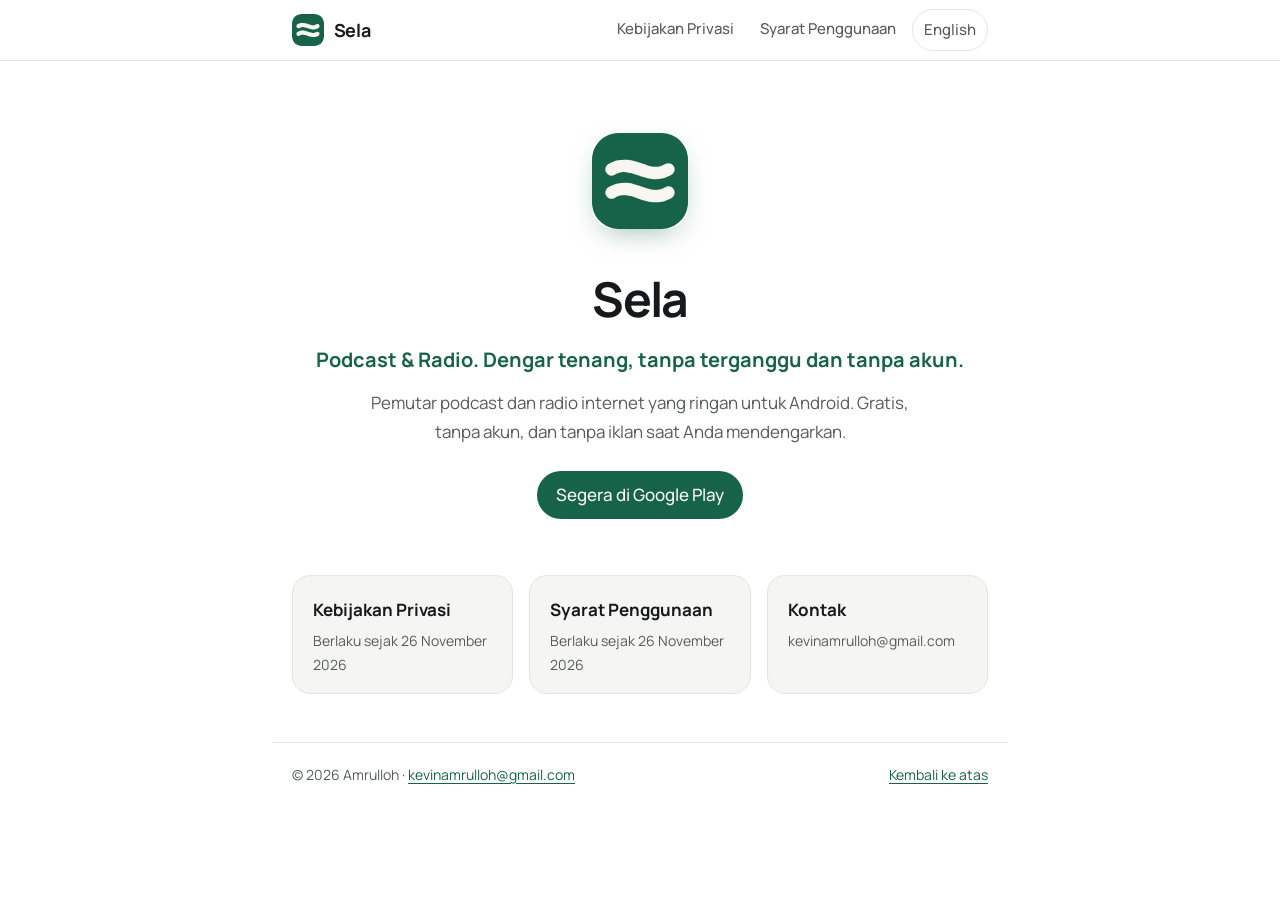
<file: index.html>
<!doctype html>
<html lang="id">
<head>
<meta charset="utf-8">
<meta name="viewport" content="width=device-width,initial-scale=1">
<title>Sela · Sela</title>
<meta name="description" content="Pemutar podcast dan radio internet yang ringan untuk Android. Gratis, tanpa akun, dan tanpa iklan saat Anda mendengarkan.">
<meta name="theme-color" content="#17634A">
<link rel="icon" href="assets/favicon.svg" type="image/svg+xml">
<link rel="icon" href="assets/favicon-32.png" sizes="32x32">
<link rel="apple-touch-icon" href="assets/apple-touch-icon.png">
<link rel="alternate" hreflang="en" href="en/">
<link rel="stylesheet" href="assets/style.css">
</head>
<body id="top">
<a class="skip" href="#main">Langsung ke isi</a>
<header class="bar"><div class="wrap">
  <a class="brand" href=""><img src="assets/sela-symbol.svg" alt="" width="32" height="32"><span>Sela</span></a>
  <nav aria-label="Dokumen"><a href="privacy.html">Kebijakan Privasi</a><a href="terms.html">Syarat Penggunaan</a><a class="lang" href="en/" hreflang="en" lang="en">English</a></nav>
</div></header>
<main id="main" class="wrap"><section class="hero">
<img src="assets/sela-symbol.svg" alt="Logo Sela" width="96" height="96">
<h1>Sela</h1><p class="tag">Podcast & Radio. Dengar tenang, tanpa terganggu dan tanpa akun.</p><p class="lead">Pemutar podcast dan radio internet yang ringan untuk Android. Gratis, tanpa akun, dan tanpa iklan saat Anda mendengarkan.</p>
<p class="badge">Segera di Google Play</p></section>
<section class="cards" aria-label="Dokumen">
<a class="card" href="privacy.html"><h2>Kebijakan Privasi</h2><p>Berlaku sejak 26 November 2026</p></a>
<a class="card" href="terms.html"><h2>Syarat Penggunaan</h2><p>Berlaku sejak 26 November 2026</p></a>
<a class="card" href="mailto:kevinamrulloh@gmail.com"><h2>Kontak</h2><p>kevinamrulloh@gmail.com</p></a></section></main>
<footer class="wrap foot"><p>© 2026 Amrulloh · <a href="mailto:kevinamrulloh@gmail.com">kevinamrulloh@gmail.com</a></p><p><a href="#top">Kembali ke atas</a></p></footer>
</body>
</html>
</file>
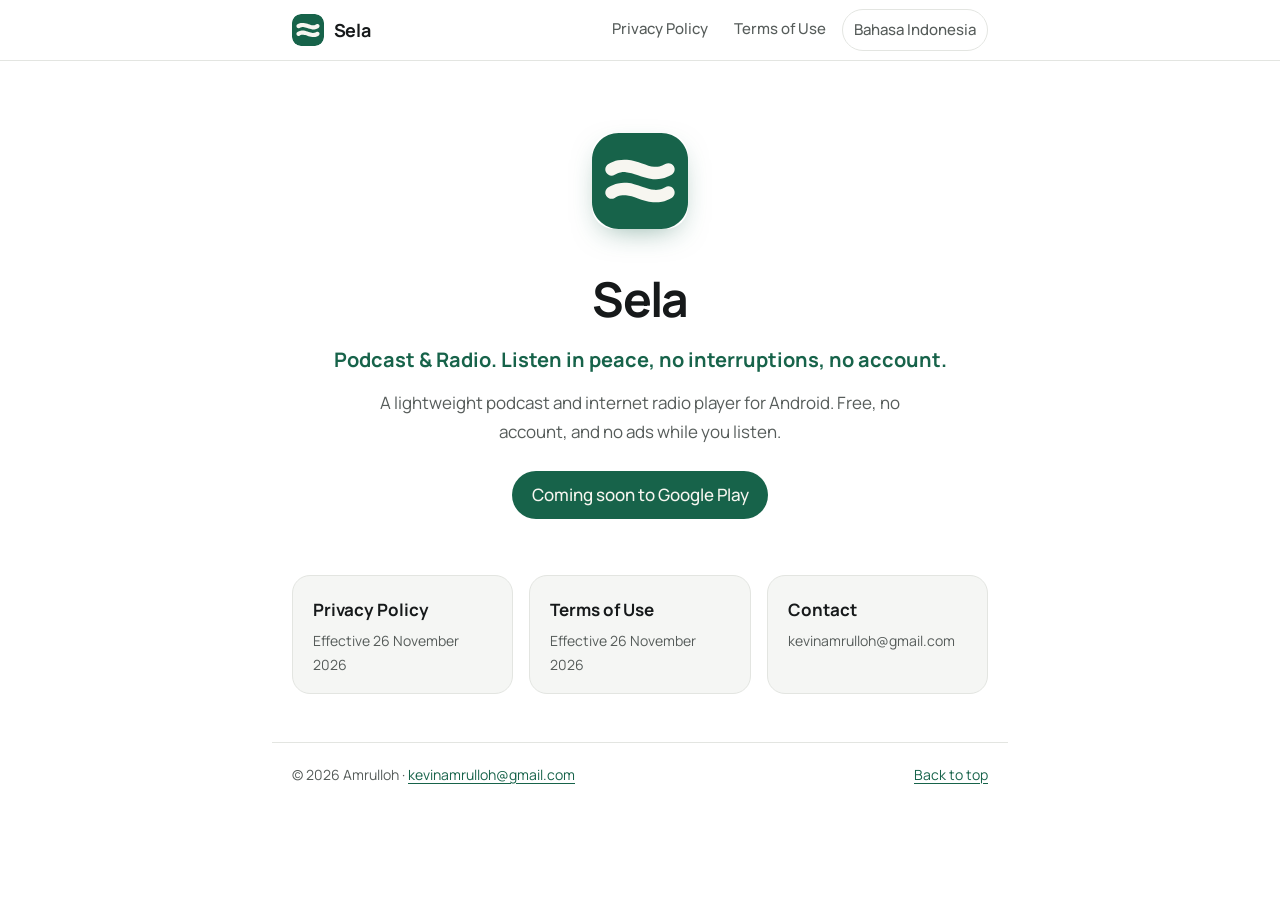
<file: en/index.html>
<!doctype html>
<html lang="en">
<head>
<meta charset="utf-8">
<meta name="viewport" content="width=device-width,initial-scale=1">
<title>Sela · Sela</title>
<meta name="description" content="A lightweight podcast and internet radio player for Android. Free, no account, and no ads while you listen.">
<meta name="theme-color" content="#17634A">
<link rel="icon" href="../assets/favicon.svg" type="image/svg+xml">
<link rel="icon" href="../assets/favicon-32.png" sizes="32x32">
<link rel="apple-touch-icon" href="../assets/apple-touch-icon.png">
<link rel="alternate" hreflang="id" href="../">
<link rel="stylesheet" href="../assets/style.css">
</head>
<body id="top">
<a class="skip" href="#main">Skip to content</a>
<header class="bar"><div class="wrap">
  <a class="brand" href="../en/"><img src="../assets/sela-symbol.svg" alt="" width="32" height="32"><span>Sela</span></a>
  <nav aria-label="Documents"><a href="../en/privacy.html">Privacy Policy</a><a href="../en/terms.html">Terms of Use</a><a class="lang" href="../" hreflang="id" lang="id">Bahasa Indonesia</a></nav>
</div></header>
<main id="main" class="wrap"><section class="hero">
<img src="../assets/sela-symbol.svg" alt="Logo Sela" width="96" height="96">
<h1>Sela</h1><p class="tag">Podcast & Radio. Listen in peace, no interruptions, no account.</p><p class="lead">A lightweight podcast and internet radio player for Android. Free, no account, and no ads while you listen.</p>
<p class="badge">Coming soon to Google Play</p></section>
<section class="cards" aria-label="Documents">
<a class="card" href="../en/privacy.html"><h2>Privacy Policy</h2><p>Effective 26 November 2026</p></a>
<a class="card" href="../en/terms.html"><h2>Terms of Use</h2><p>Effective 26 November 2026</p></a>
<a class="card" href="mailto:kevinamrulloh@gmail.com"><h2>Contact</h2><p>kevinamrulloh@gmail.com</p></a></section></main>
<footer class="wrap foot"><p>© 2026 Amrulloh · <a href="mailto:kevinamrulloh@gmail.com">kevinamrulloh@gmail.com</a></p><p><a href="#top">Back to top</a></p></footer>
</body>
</html>
</file>
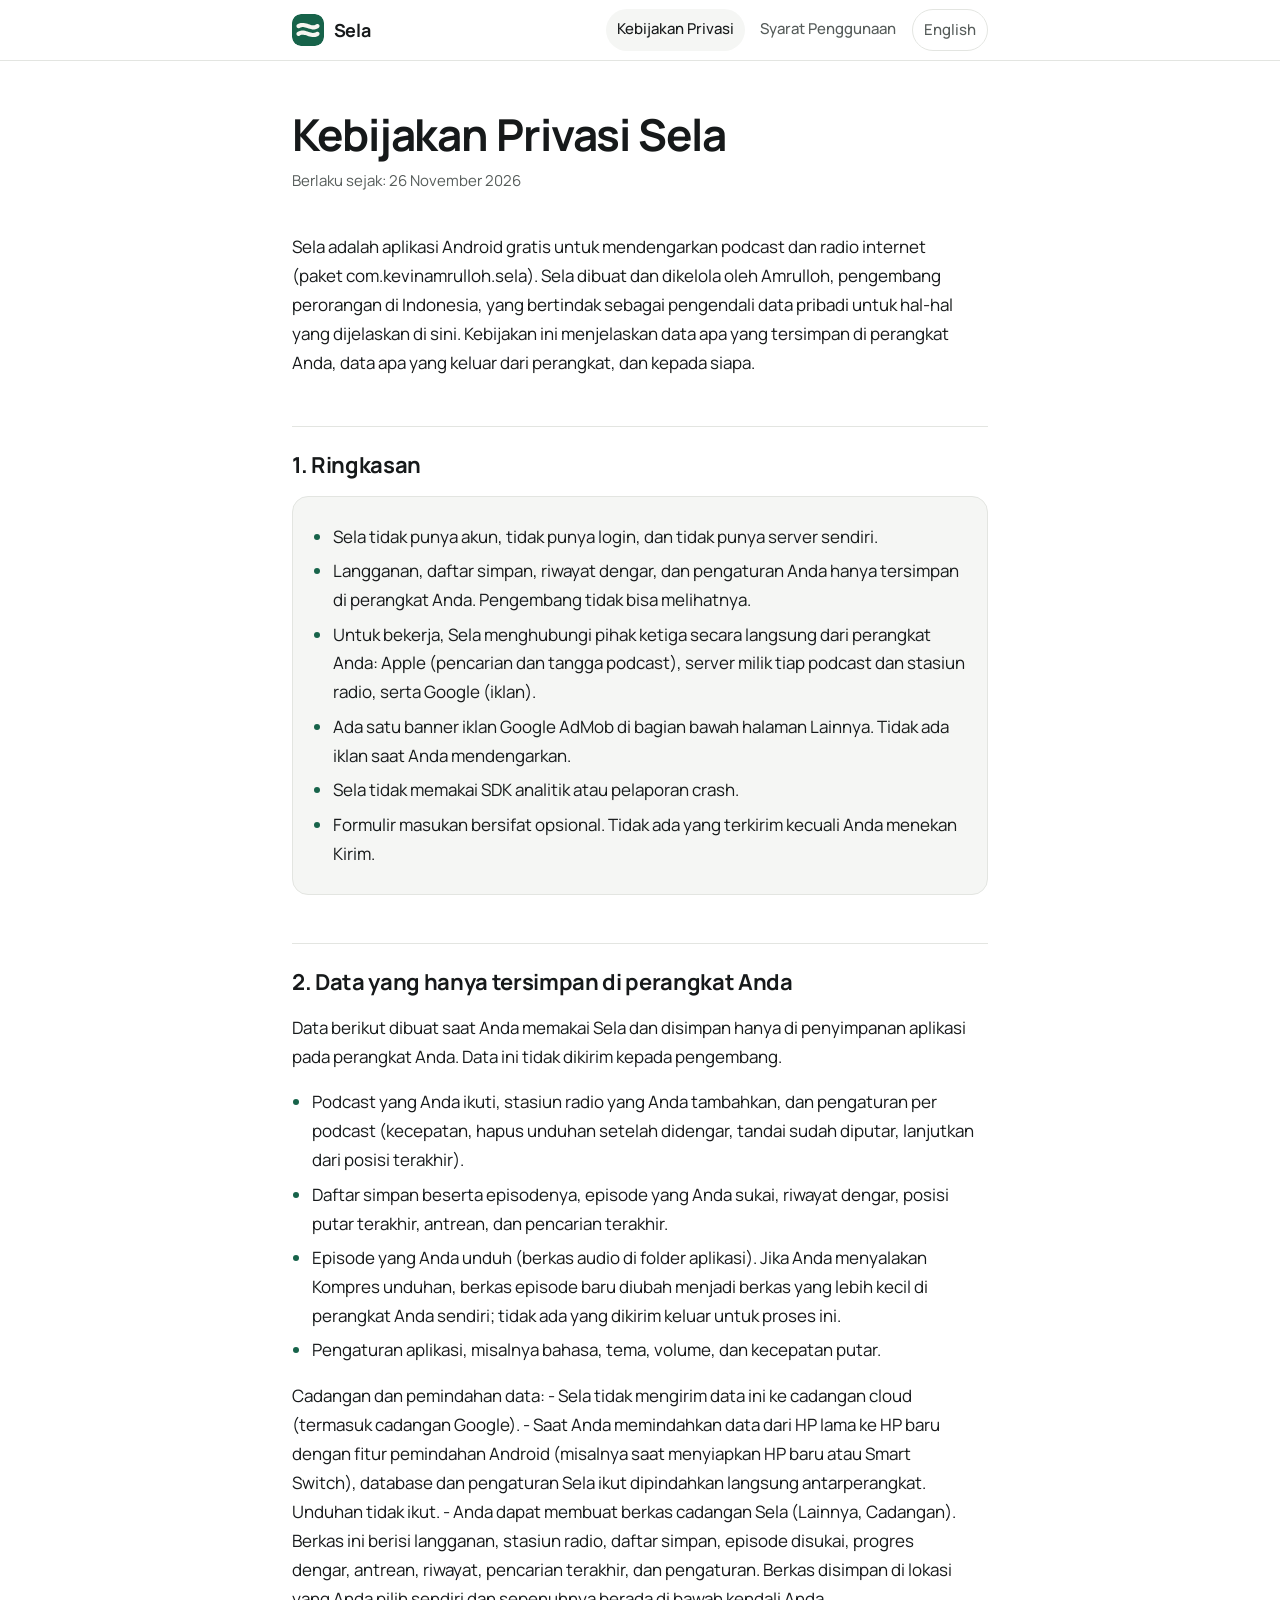
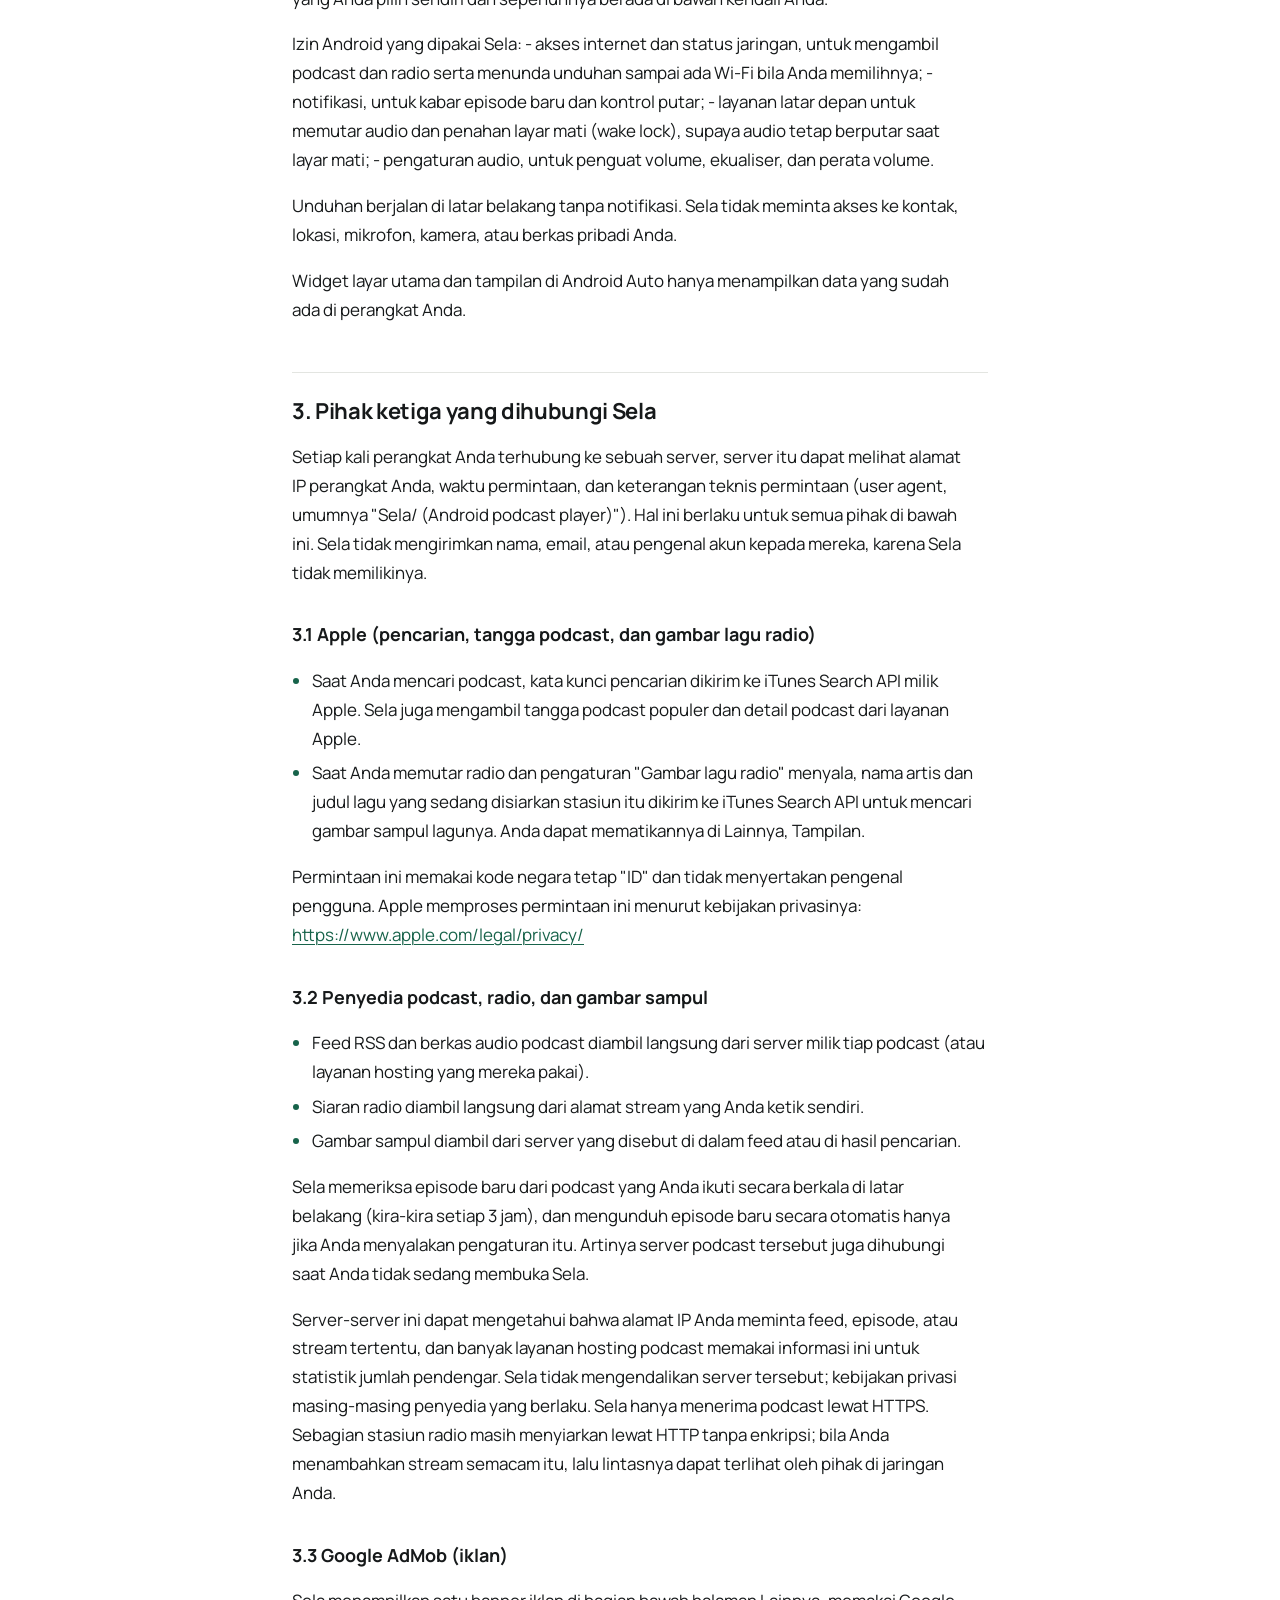
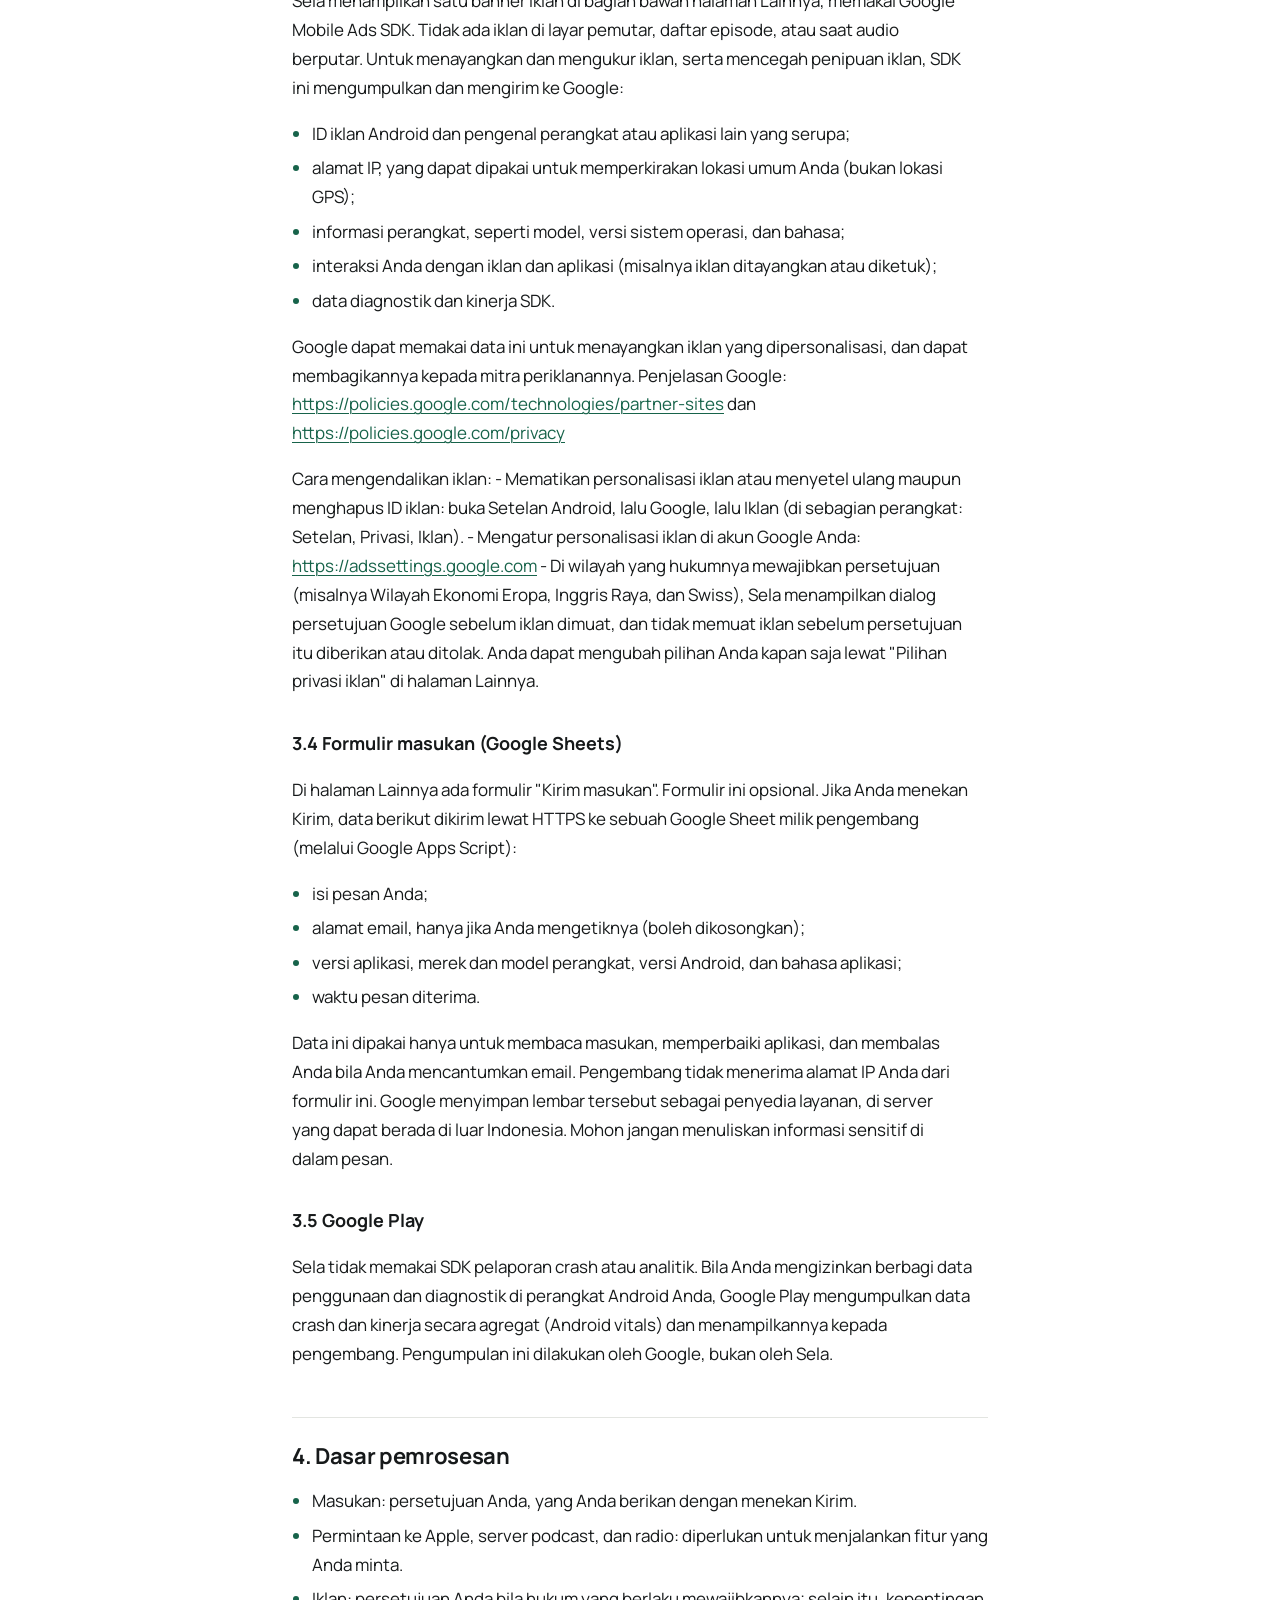
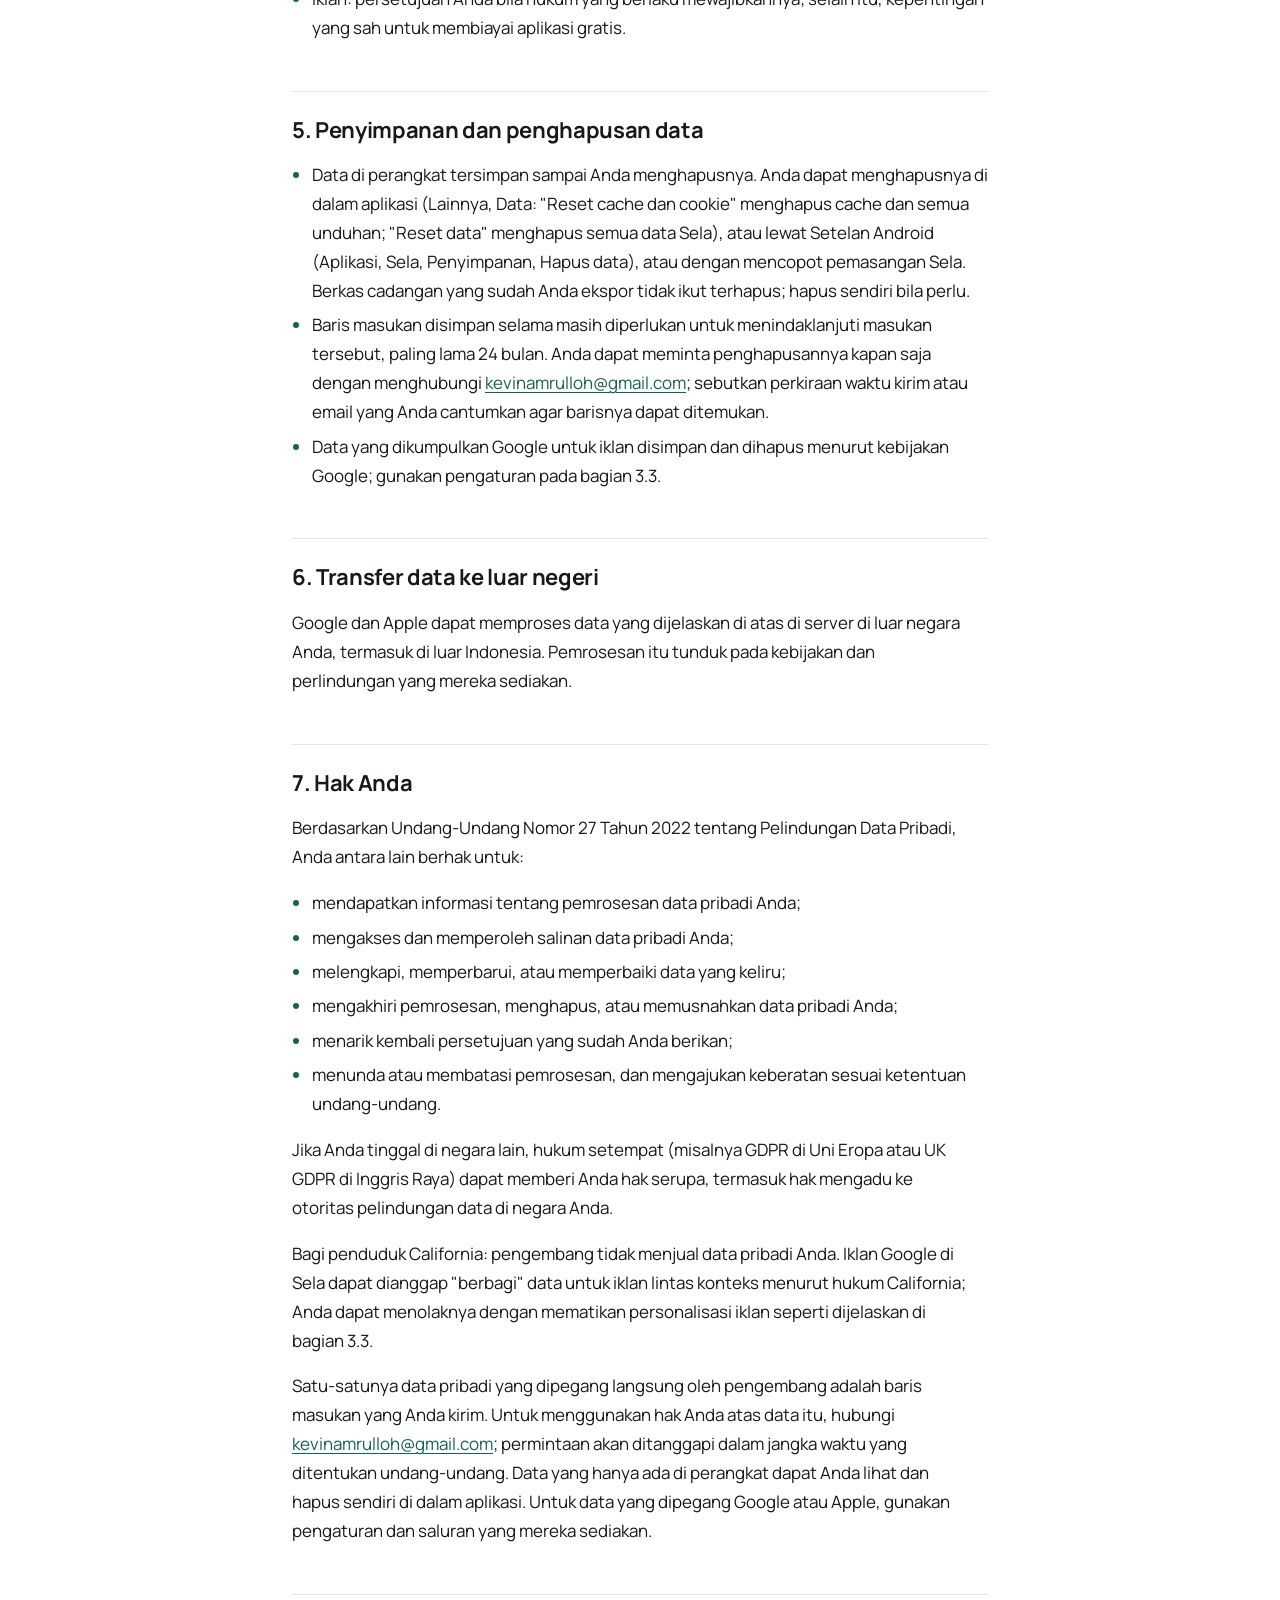
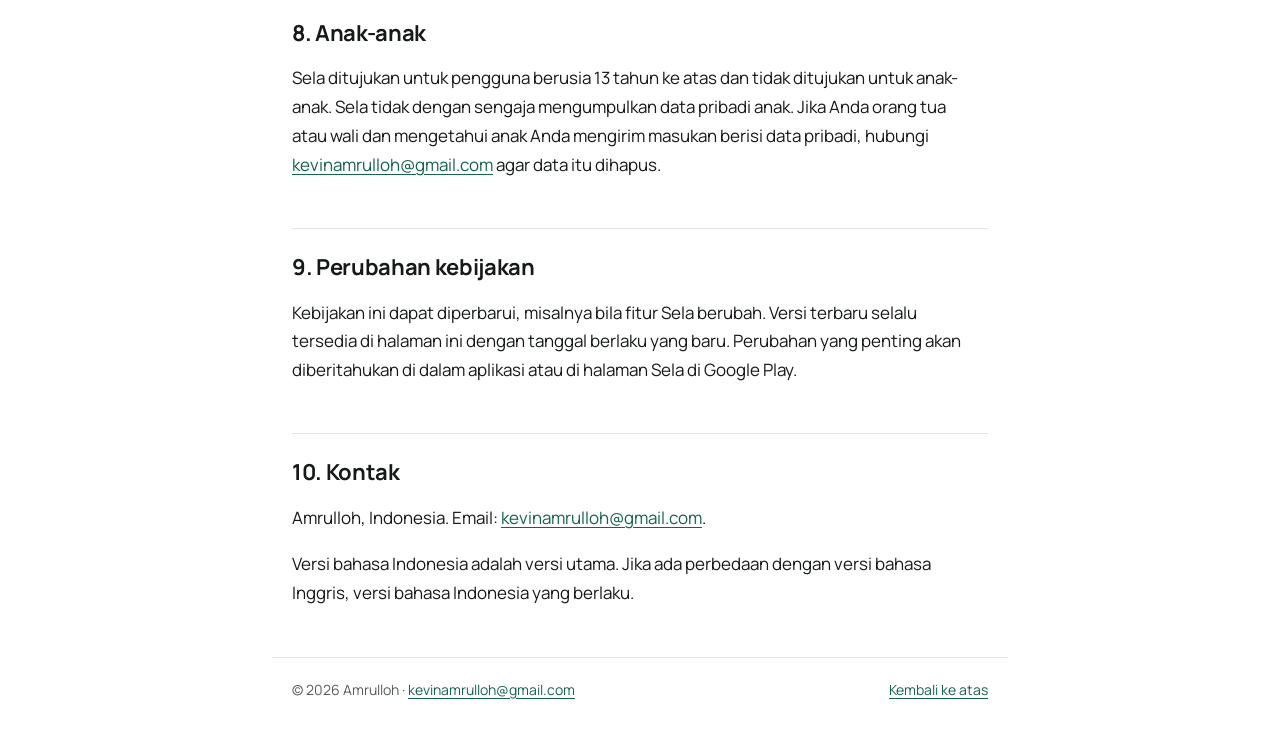
<file: privacy.html>
<!doctype html>
<html lang="id">
<head>
<meta charset="utf-8">
<meta name="viewport" content="width=device-width,initial-scale=1">
<title>Kebijakan Privasi Sela · Sela</title>
<meta name="description" content="Pemutar podcast dan radio internet yang ringan untuk Android. Gratis, tanpa akun, dan tanpa iklan saat Anda mendengarkan.">
<meta name="theme-color" content="#17634A">
<link rel="icon" href="assets/favicon.svg" type="image/svg+xml">
<link rel="icon" href="assets/favicon-32.png" sizes="32x32">
<link rel="apple-touch-icon" href="assets/apple-touch-icon.png">
<link rel="alternate" hreflang="en" href="en/privacy.html">
<link rel="stylesheet" href="assets/style.css">
</head>
<body id="top">
<a class="skip" href="#main">Langsung ke isi</a>
<header class="bar"><div class="wrap">
  <a class="brand" href=""><img src="assets/sela-symbol.svg" alt="" width="32" height="32"><span>Sela</span></a>
  <nav aria-label="Dokumen"><a href="privacy.html" aria-current=page>Kebijakan Privasi</a><a href="terms.html">Syarat Penggunaan</a><a class="lang" href="en/privacy.html" hreflang="en" lang="en">English</a></nav>
</div></header>
<main id="main" class="wrap"><article class="doc"><h1>Kebijakan Privasi Sela</h1><p class="meta">Berlaku sejak: <time datetime="2026-11-26">26 November 2026</time></p>
<p>Sela adalah aplikasi Android gratis untuk mendengarkan podcast dan radio internet (paket com.kevinamrulloh.sela). Sela dibuat dan dikelola oleh Amrulloh, pengembang perorangan di Indonesia, yang bertindak sebagai pengendali data pribadi untuk hal-hal yang dijelaskan di sini. Kebijakan ini menjelaskan data apa yang tersimpan di perangkat Anda, data apa yang keluar dari perangkat, dan kepada siapa.</p>
<h2 id="1-ringkasan">1. Ringkasan</h2>
<ul>
<li>Sela tidak punya akun, tidak punya login, dan tidak punya server sendiri.</li>
<li>Langganan, daftar simpan, riwayat dengar, dan pengaturan Anda hanya tersimpan di perangkat Anda. Pengembang tidak bisa melihatnya.</li>
<li>Untuk bekerja, Sela menghubungi pihak ketiga secara langsung dari perangkat Anda: Apple (pencarian dan tangga podcast), server milik tiap podcast dan stasiun radio, serta Google (iklan).</li>
<li>Ada satu banner iklan Google AdMob di bagian bawah halaman Lainnya. Tidak ada iklan saat Anda mendengarkan.</li>
<li>Sela tidak memakai SDK analitik atau pelaporan crash.</li>
<li>Formulir masukan bersifat opsional. Tidak ada yang terkirim kecuali Anda menekan Kirim.</li>
</ul>
<h2 id="2-data-yang-hanya-tersimpan-di-perangkat-anda">2. Data yang hanya tersimpan di perangkat Anda</h2>
<p>Data berikut dibuat saat Anda memakai Sela dan disimpan hanya di penyimpanan aplikasi pada perangkat Anda. Data ini tidak dikirim kepada pengembang.</p>
<ul>
<li>Podcast yang Anda ikuti, stasiun radio yang Anda tambahkan, dan pengaturan per podcast (kecepatan, hapus unduhan setelah didengar, tandai sudah diputar, lanjutkan dari posisi terakhir).</li>
<li>Daftar simpan beserta episodenya, episode yang Anda sukai, riwayat dengar, posisi putar terakhir, antrean, dan pencarian terakhir.</li>
<li>Episode yang Anda unduh (berkas audio di folder aplikasi). Jika Anda menyalakan Kompres unduhan, berkas episode baru diubah menjadi berkas yang lebih kecil di perangkat Anda sendiri; tidak ada yang dikirim keluar untuk proses ini.</li>
<li>Pengaturan aplikasi, misalnya bahasa, tema, volume, dan kecepatan putar.</li>
</ul>
<p>Cadangan dan pemindahan data:
- Sela tidak mengirim data ini ke cadangan cloud (termasuk cadangan Google).
- Saat Anda memindahkan data dari HP lama ke HP baru dengan fitur pemindahan Android (misalnya saat menyiapkan HP baru atau Smart Switch), database dan pengaturan Sela ikut dipindahkan langsung antarperangkat. Unduhan tidak ikut.
- Anda dapat membuat berkas cadangan Sela (Lainnya, Cadangan). Berkas ini berisi langganan, stasiun radio, daftar simpan, episode disukai, progres dengar, antrean, riwayat, pencarian terakhir, dan pengaturan. Berkas disimpan di lokasi yang Anda pilih sendiri dan sepenuhnya berada di bawah kendali Anda.</p>
<p>Izin Android yang dipakai Sela:
- akses internet dan status jaringan, untuk mengambil podcast dan radio serta menunda unduhan sampai ada Wi-Fi bila Anda memilihnya;
- notifikasi, untuk kabar episode baru dan kontrol putar;
- layanan latar depan untuk memutar audio dan penahan layar mati (wake lock), supaya audio tetap berputar saat layar mati;
- pengaturan audio, untuk penguat volume, ekualiser, dan perata volume.</p>
<p>Unduhan berjalan di latar belakang tanpa notifikasi. Sela tidak meminta akses ke kontak, lokasi, mikrofon, kamera, atau berkas pribadi Anda.</p>
<p>Widget layar utama dan tampilan di Android Auto hanya menampilkan data yang sudah ada di perangkat Anda.</p>
<h2 id="3-pihak-ketiga-yang-dihubungi-sela">3. Pihak ketiga yang dihubungi Sela</h2>
<p>Setiap kali perangkat Anda terhubung ke sebuah server, server itu dapat melihat alamat IP perangkat Anda, waktu permintaan, dan keterangan teknis permintaan (user agent, umumnya "Sela/<versi> (Android podcast player)"). Hal ini berlaku untuk semua pihak di bawah ini. Sela tidak mengirimkan nama, email, atau pengenal akun kepada mereka, karena Sela tidak memilikinya.</p>
<h3 id="31-apple-pencarian-tangga-podcast-dan-gambar-lagu-radio">3.1 Apple (pencarian, tangga podcast, dan gambar lagu radio)</h3>
<ul>
<li>Saat Anda mencari podcast, kata kunci pencarian dikirim ke iTunes Search API milik Apple. Sela juga mengambil tangga podcast populer dan detail podcast dari layanan Apple.</li>
<li>Saat Anda memutar radio dan pengaturan "Gambar lagu radio" menyala, nama artis dan judul lagu yang sedang disiarkan stasiun itu dikirim ke iTunes Search API untuk mencari gambar sampul lagunya. Anda dapat mematikannya di Lainnya, Tampilan.</li>
</ul>
<p>Permintaan ini memakai kode negara tetap "ID" dan tidak menyertakan pengenal pengguna. Apple memproses permintaan ini menurut kebijakan privasinya: <a href="https://www.apple.com/legal/privacy/">https://www.apple.com/legal/privacy/</a></p>
<h3 id="32-penyedia-podcast-radio-dan-gambar-sampul">3.2 Penyedia podcast, radio, dan gambar sampul</h3>
<ul>
<li>Feed RSS dan berkas audio podcast diambil langsung dari server milik tiap podcast (atau layanan hosting yang mereka pakai).</li>
<li>Siaran radio diambil langsung dari alamat stream yang Anda ketik sendiri.</li>
<li>Gambar sampul diambil dari server yang disebut di dalam feed atau di hasil pencarian.</li>
</ul>
<p>Sela memeriksa episode baru dari podcast yang Anda ikuti secara berkala di latar belakang (kira-kira setiap 3 jam), dan mengunduh episode baru secara otomatis hanya jika Anda menyalakan pengaturan itu. Artinya server podcast tersebut juga dihubungi saat Anda tidak sedang membuka Sela.</p>
<p>Server-server ini dapat mengetahui bahwa alamat IP Anda meminta feed, episode, atau stream tertentu, dan banyak layanan hosting podcast memakai informasi ini untuk statistik jumlah pendengar. Sela tidak mengendalikan server tersebut; kebijakan privasi masing-masing penyedia yang berlaku. Sela hanya menerima podcast lewat HTTPS. Sebagian stasiun radio masih menyiarkan lewat HTTP tanpa enkripsi; bila Anda menambahkan stream semacam itu, lalu lintasnya dapat terlihat oleh pihak di jaringan Anda.</p>
<h3 id="33-google-admob-iklan">3.3 Google AdMob (iklan)</h3>
<p>Sela menampilkan satu banner iklan di bagian bawah halaman Lainnya, memakai Google Mobile Ads SDK. Tidak ada iklan di layar pemutar, daftar episode, atau saat audio berputar. Untuk menayangkan dan mengukur iklan, serta mencegah penipuan iklan, SDK ini mengumpulkan dan mengirim ke Google:</p>
<ul>
<li>ID iklan Android dan pengenal perangkat atau aplikasi lain yang serupa;</li>
<li>alamat IP, yang dapat dipakai untuk memperkirakan lokasi umum Anda (bukan lokasi GPS);</li>
<li>informasi perangkat, seperti model, versi sistem operasi, dan bahasa;</li>
<li>interaksi Anda dengan iklan dan aplikasi (misalnya iklan ditayangkan atau diketuk);</li>
<li>data diagnostik dan kinerja SDK.</li>
</ul>
<p>Google dapat memakai data ini untuk menayangkan iklan yang dipersonalisasi, dan dapat membagikannya kepada mitra periklanannya. Penjelasan Google: <a href="https://policies.google.com/technologies/partner-sites">https://policies.google.com/technologies/partner-sites</a> dan <a href="https://policies.google.com/privacy">https://policies.google.com/privacy</a></p>
<p>Cara mengendalikan iklan:
- Mematikan personalisasi iklan atau menyetel ulang maupun menghapus ID iklan: buka Setelan Android, lalu Google, lalu Iklan (di sebagian perangkat: Setelan, Privasi, Iklan).
- Mengatur personalisasi iklan di akun Google Anda: <a href="https://adssettings.google.com">https://adssettings.google.com</a>
- Di wilayah yang hukumnya mewajibkan persetujuan (misalnya Wilayah Ekonomi Eropa, Inggris Raya, dan Swiss), Sela menampilkan dialog persetujuan Google sebelum iklan dimuat, dan tidak memuat iklan sebelum persetujuan itu diberikan atau ditolak. Anda dapat mengubah pilihan Anda kapan saja lewat "Pilihan privasi iklan" di halaman Lainnya.</p>
<h3 id="34-formulir-masukan-google-sheets">3.4 Formulir masukan (Google Sheets)</h3>
<p>Di halaman Lainnya ada formulir "Kirim masukan". Formulir ini opsional. Jika Anda menekan Kirim, data berikut dikirim lewat HTTPS ke sebuah Google Sheet milik pengembang (melalui Google Apps Script):</p>
<ul>
<li>isi pesan Anda;</li>
<li>alamat email, hanya jika Anda mengetiknya (boleh dikosongkan);</li>
<li>versi aplikasi, merek dan model perangkat, versi Android, dan bahasa aplikasi;</li>
<li>waktu pesan diterima.</li>
</ul>
<p>Data ini dipakai hanya untuk membaca masukan, memperbaiki aplikasi, dan membalas Anda bila Anda mencantumkan email. Pengembang tidak menerima alamat IP Anda dari formulir ini. Google menyimpan lembar tersebut sebagai penyedia layanan, di server yang dapat berada di luar Indonesia. Mohon jangan menuliskan informasi sensitif di dalam pesan.</p>
<h3 id="35-google-play">3.5 Google Play</h3>
<p>Sela tidak memakai SDK pelaporan crash atau analitik. Bila Anda mengizinkan berbagi data penggunaan dan diagnostik di perangkat Android Anda, Google Play mengumpulkan data crash dan kinerja secara agregat (Android vitals) dan menampilkannya kepada pengembang. Pengumpulan ini dilakukan oleh Google, bukan oleh Sela.</p>
<h2 id="4-dasar-pemrosesan">4. Dasar pemrosesan</h2>
<ul>
<li>Masukan: persetujuan Anda, yang Anda berikan dengan menekan Kirim.</li>
<li>Permintaan ke Apple, server podcast, dan radio: diperlukan untuk menjalankan fitur yang Anda minta.</li>
<li>Iklan: persetujuan Anda bila hukum yang berlaku mewajibkannya; selain itu, kepentingan yang sah untuk membiayai aplikasi gratis.</li>
</ul>
<h2 id="5-penyimpanan-dan-penghapusan-data">5. Penyimpanan dan penghapusan data</h2>
<ul>
<li>Data di perangkat tersimpan sampai Anda menghapusnya. Anda dapat menghapusnya di dalam aplikasi (Lainnya, Data: "Reset cache dan cookie" menghapus cache dan semua unduhan; "Reset data" menghapus semua data Sela), atau lewat Setelan Android (Aplikasi, Sela, Penyimpanan, Hapus data), atau dengan mencopot pemasangan Sela. Berkas cadangan yang sudah Anda ekspor tidak ikut terhapus; hapus sendiri bila perlu.</li>
<li>Baris masukan disimpan selama masih diperlukan untuk menindaklanjuti masukan tersebut, paling lama 24 bulan. Anda dapat meminta penghapusannya kapan saja dengan menghubungi <a href="mailto:kevinamrulloh@gmail.com">kevinamrulloh@gmail.com</a>; sebutkan perkiraan waktu kirim atau email yang Anda cantumkan agar barisnya dapat ditemukan.</li>
<li>Data yang dikumpulkan Google untuk iklan disimpan dan dihapus menurut kebijakan Google; gunakan pengaturan pada bagian 3.3.</li>
</ul>
<h2 id="6-transfer-data-ke-luar-negeri">6. Transfer data ke luar negeri</h2>
<p>Google dan Apple dapat memproses data yang dijelaskan di atas di server di luar negara Anda, termasuk di luar Indonesia. Pemrosesan itu tunduk pada kebijakan dan perlindungan yang mereka sediakan.</p>
<h2 id="7-hak-anda">7. Hak Anda</h2>
<p>Berdasarkan Undang-Undang Nomor 27 Tahun 2022 tentang Pelindungan Data Pribadi, Anda antara lain berhak untuk:</p>
<ul>
<li>mendapatkan informasi tentang pemrosesan data pribadi Anda;</li>
<li>mengakses dan memperoleh salinan data pribadi Anda;</li>
<li>melengkapi, memperbarui, atau memperbaiki data yang keliru;</li>
<li>mengakhiri pemrosesan, menghapus, atau memusnahkan data pribadi Anda;</li>
<li>menarik kembali persetujuan yang sudah Anda berikan;</li>
<li>menunda atau membatasi pemrosesan, dan mengajukan keberatan sesuai ketentuan undang-undang.</li>
</ul>
<p>Jika Anda tinggal di negara lain, hukum setempat (misalnya GDPR di Uni Eropa atau UK GDPR di Inggris Raya) dapat memberi Anda hak serupa, termasuk hak mengadu ke otoritas pelindungan data di negara Anda.</p>
<p>Bagi penduduk California: pengembang tidak menjual data pribadi Anda. Iklan Google di Sela dapat dianggap "berbagi" data untuk iklan lintas konteks menurut hukum California; Anda dapat menolaknya dengan mematikan personalisasi iklan seperti dijelaskan di bagian 3.3.</p>
<p>Satu-satunya data pribadi yang dipegang langsung oleh pengembang adalah baris masukan yang Anda kirim. Untuk menggunakan hak Anda atas data itu, hubungi <a href="mailto:kevinamrulloh@gmail.com">kevinamrulloh@gmail.com</a>; permintaan akan ditanggapi dalam jangka waktu yang ditentukan undang-undang. Data yang hanya ada di perangkat dapat Anda lihat dan hapus sendiri di dalam aplikasi. Untuk data yang dipegang Google atau Apple, gunakan pengaturan dan saluran yang mereka sediakan.</p>
<h2 id="8-anak-anak">8. Anak-anak</h2>
<p>Sela ditujukan untuk pengguna berusia 13 tahun ke atas dan tidak ditujukan untuk anak-anak. Sela tidak dengan sengaja mengumpulkan data pribadi anak. Jika Anda orang tua atau wali dan mengetahui anak Anda mengirim masukan berisi data pribadi, hubungi <a href="mailto:kevinamrulloh@gmail.com">kevinamrulloh@gmail.com</a> agar data itu dihapus.</p>
<h2 id="9-perubahan-kebijakan">9. Perubahan kebijakan</h2>
<p>Kebijakan ini dapat diperbarui, misalnya bila fitur Sela berubah. Versi terbaru selalu tersedia di halaman ini dengan tanggal berlaku yang baru. Perubahan yang penting akan diberitahukan di dalam aplikasi atau di halaman Sela di Google Play.</p>
<h2 id="10-kontak">10. Kontak</h2>
<p>Amrulloh, Indonesia. Email: <a href="mailto:kevinamrulloh@gmail.com">kevinamrulloh@gmail.com</a>.</p>
<p>Versi bahasa Indonesia adalah versi utama. Jika ada perbedaan dengan versi bahasa Inggris, versi bahasa Indonesia yang berlaku.</p></article></main>
<footer class="wrap foot"><p>© 2026 Amrulloh · <a href="mailto:kevinamrulloh@gmail.com">kevinamrulloh@gmail.com</a></p><p><a href="#top">Kembali ke atas</a></p></footer>
</body>
</html>
</file>
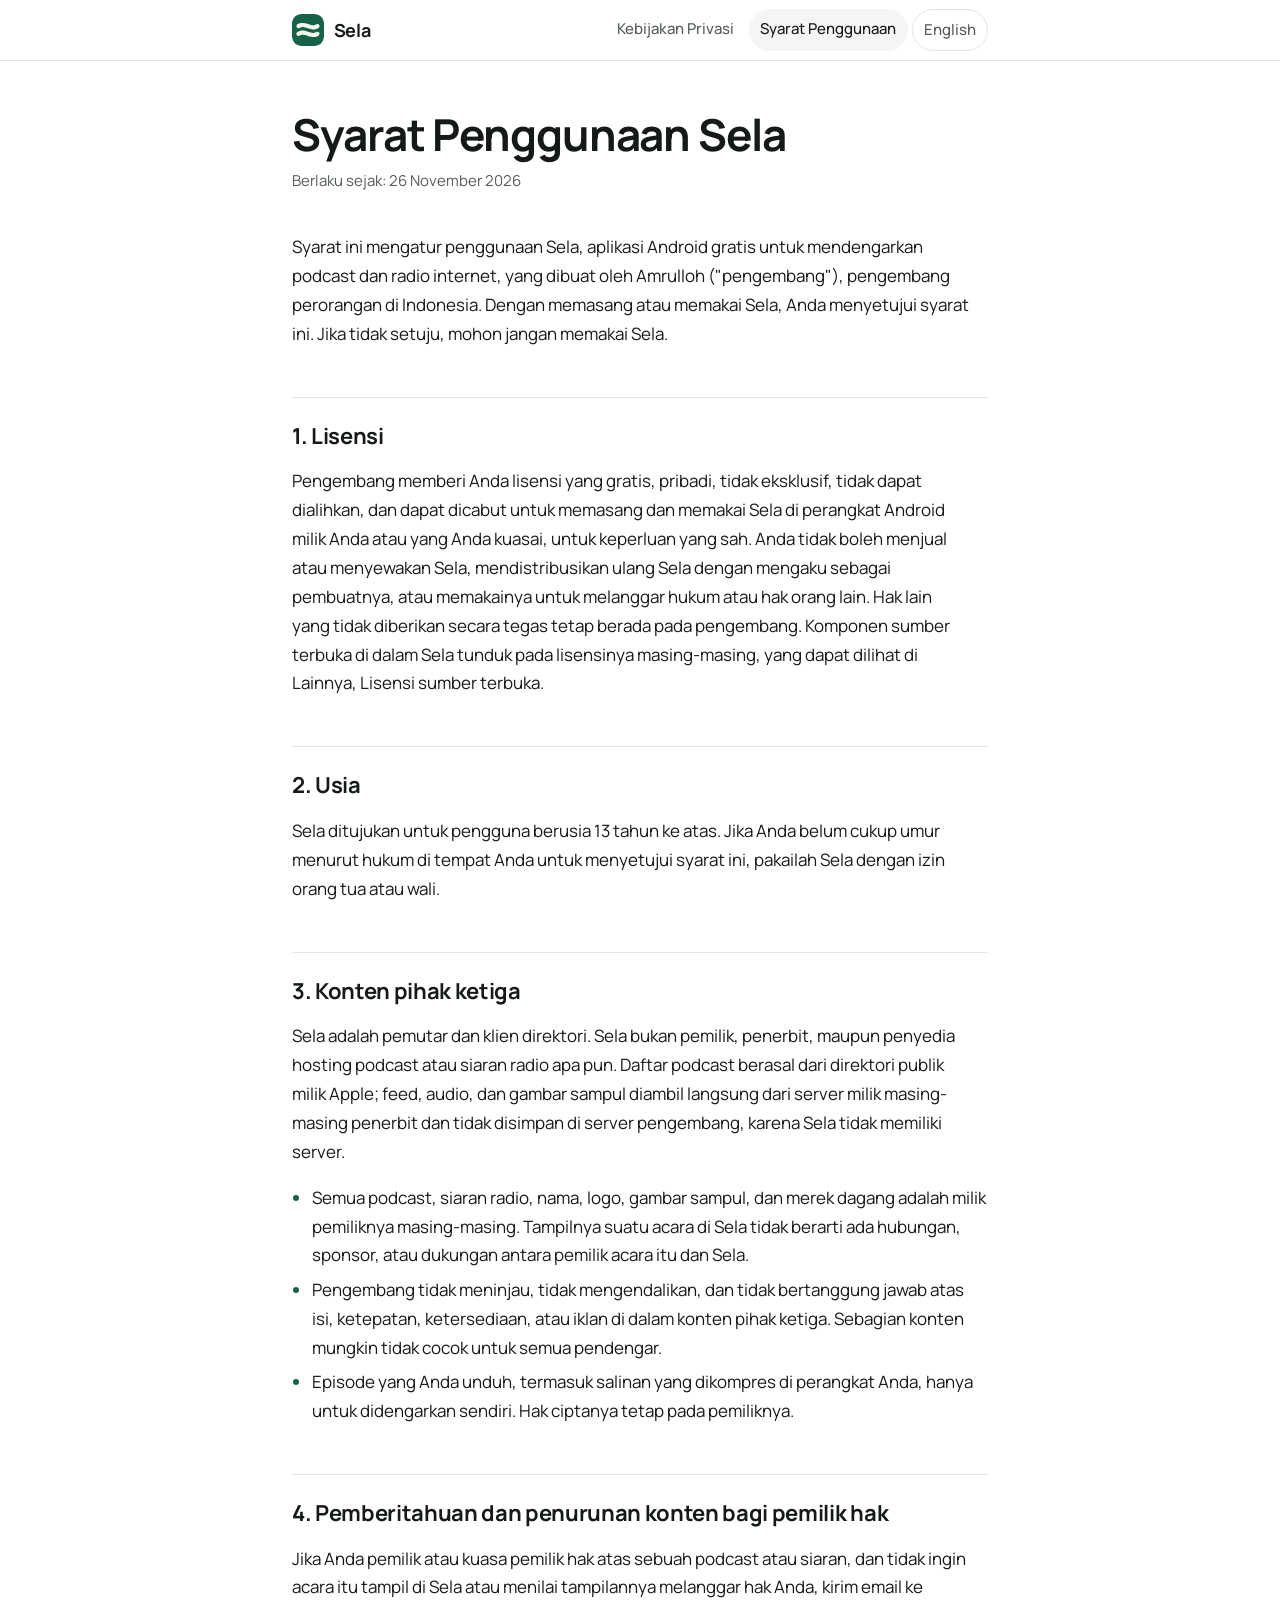
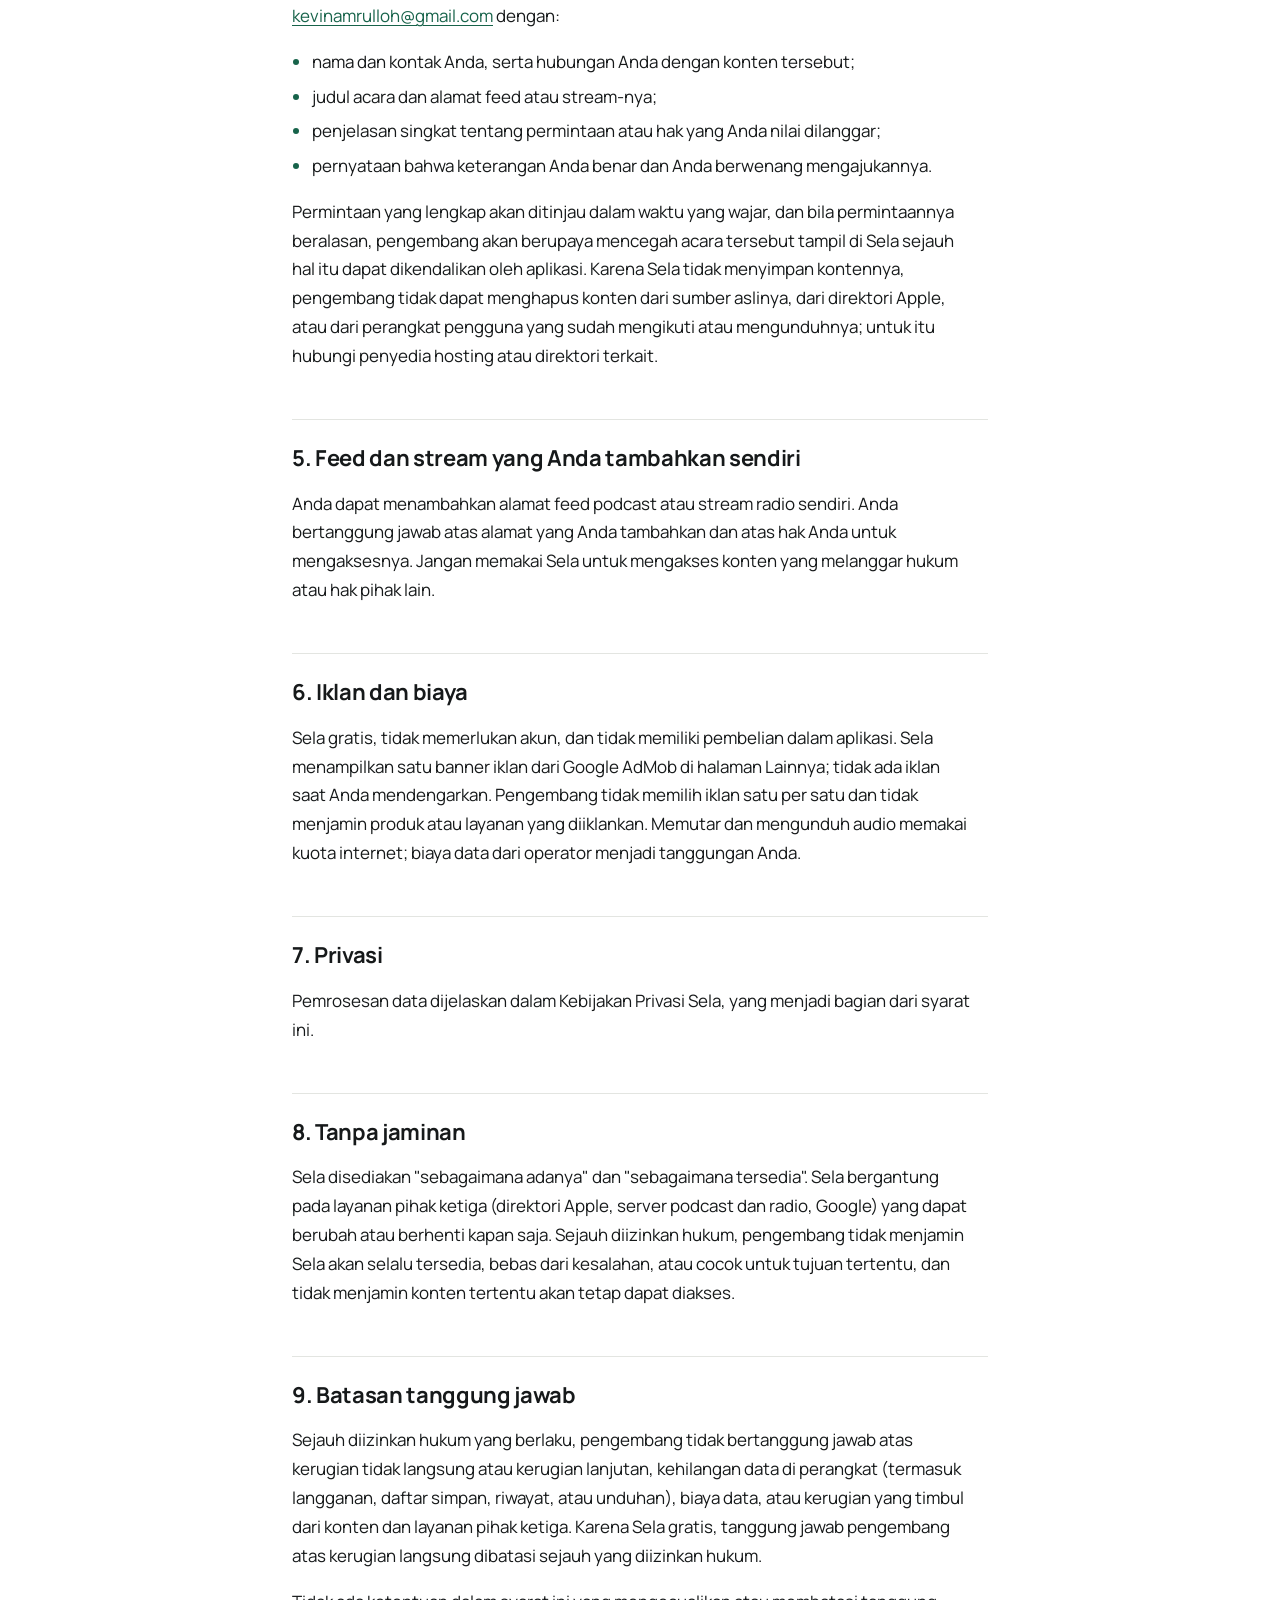
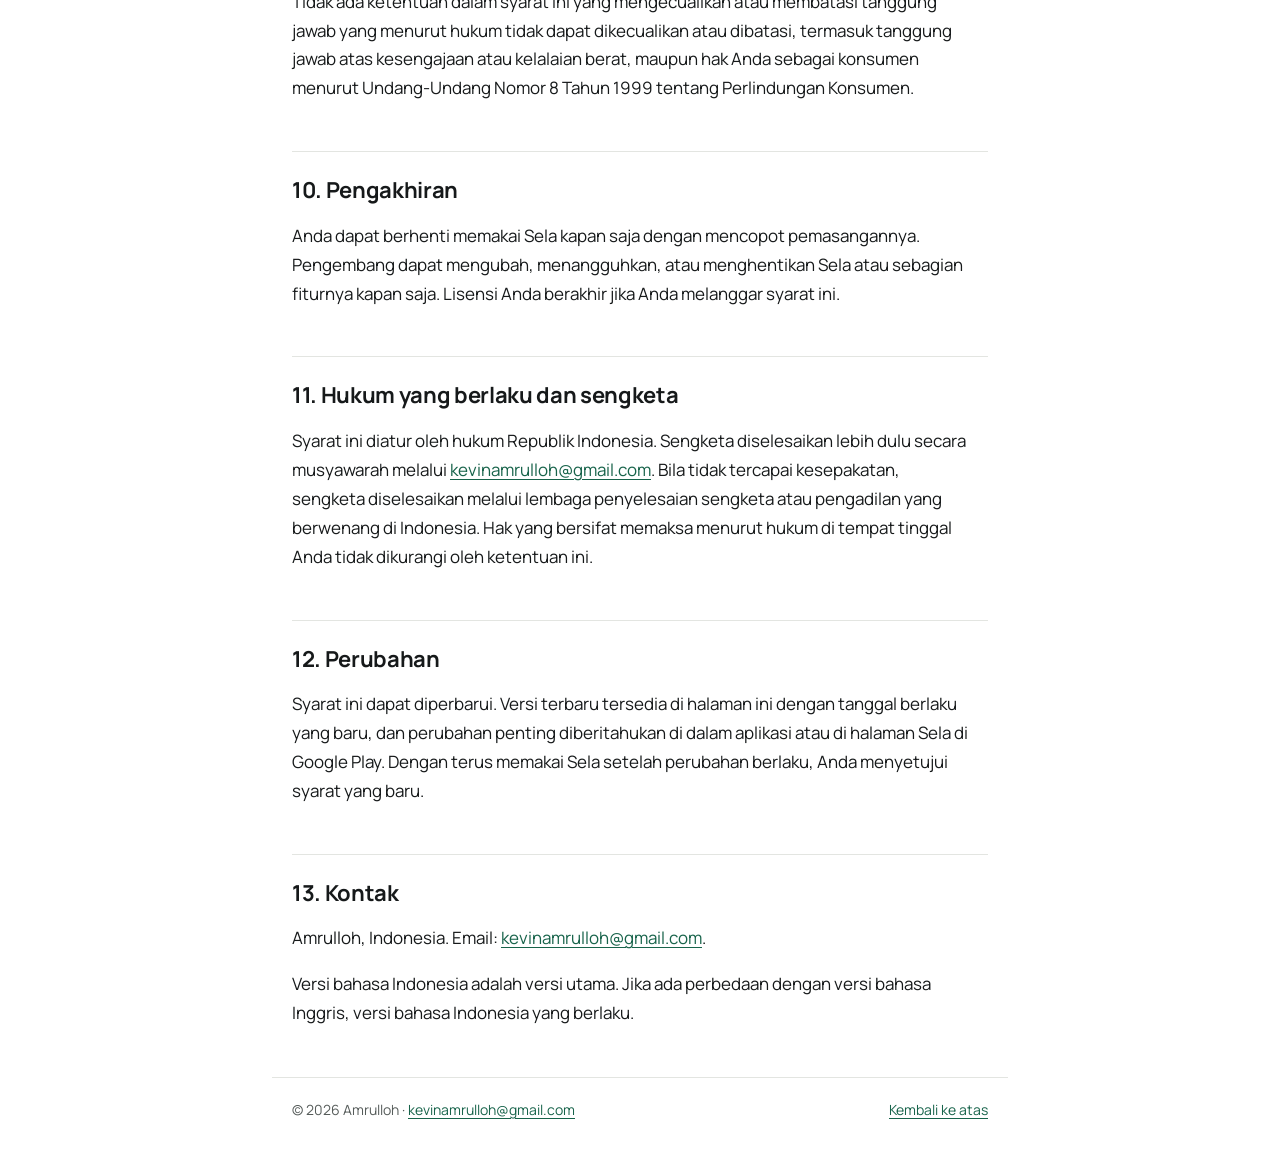
<file: terms.html>
<!doctype html>
<html lang="id">
<head>
<meta charset="utf-8">
<meta name="viewport" content="width=device-width,initial-scale=1">
<title>Syarat Penggunaan Sela · Sela</title>
<meta name="description" content="Pemutar podcast dan radio internet yang ringan untuk Android. Gratis, tanpa akun, dan tanpa iklan saat Anda mendengarkan.">
<meta name="theme-color" content="#17634A">
<link rel="icon" href="assets/favicon.svg" type="image/svg+xml">
<link rel="icon" href="assets/favicon-32.png" sizes="32x32">
<link rel="apple-touch-icon" href="assets/apple-touch-icon.png">
<link rel="alternate" hreflang="en" href="en/terms.html">
<link rel="stylesheet" href="assets/style.css">
</head>
<body id="top">
<a class="skip" href="#main">Langsung ke isi</a>
<header class="bar"><div class="wrap">
  <a class="brand" href=""><img src="assets/sela-symbol.svg" alt="" width="32" height="32"><span>Sela</span></a>
  <nav aria-label="Dokumen"><a href="privacy.html">Kebijakan Privasi</a><a href="terms.html" aria-current=page>Syarat Penggunaan</a><a class="lang" href="en/terms.html" hreflang="en" lang="en">English</a></nav>
</div></header>
<main id="main" class="wrap"><article class="doc"><h1>Syarat Penggunaan Sela</h1><p class="meta">Berlaku sejak: <time datetime="2026-11-26">26 November 2026</time></p>
<p>Syarat ini mengatur penggunaan Sela, aplikasi Android gratis untuk mendengarkan podcast dan radio internet, yang dibuat oleh Amrulloh ("pengembang"), pengembang perorangan di Indonesia. Dengan memasang atau memakai Sela, Anda menyetujui syarat ini. Jika tidak setuju, mohon jangan memakai Sela.</p>
<h2 id="1-lisensi">1. Lisensi</h2>
<p>Pengembang memberi Anda lisensi yang gratis, pribadi, tidak eksklusif, tidak dapat dialihkan, dan dapat dicabut untuk memasang dan memakai Sela di perangkat Android milik Anda atau yang Anda kuasai, untuk keperluan yang sah. Anda tidak boleh menjual atau menyewakan Sela, mendistribusikan ulang Sela dengan mengaku sebagai pembuatnya, atau memakainya untuk melanggar hukum atau hak orang lain. Hak lain yang tidak diberikan secara tegas tetap berada pada pengembang. Komponen sumber terbuka di dalam Sela tunduk pada lisensinya masing-masing, yang dapat dilihat di Lainnya, Lisensi sumber terbuka.</p>
<h2 id="2-usia">2. Usia</h2>
<p>Sela ditujukan untuk pengguna berusia 13 tahun ke atas. Jika Anda belum cukup umur menurut hukum di tempat Anda untuk menyetujui syarat ini, pakailah Sela dengan izin orang tua atau wali.</p>
<h2 id="3-konten-pihak-ketiga">3. Konten pihak ketiga</h2>
<p>Sela adalah pemutar dan klien direktori. Sela bukan pemilik, penerbit, maupun penyedia hosting podcast atau siaran radio apa pun. Daftar podcast berasal dari direktori publik milik Apple; feed, audio, dan gambar sampul diambil langsung dari server milik masing-masing penerbit dan tidak disimpan di server pengembang, karena Sela tidak memiliki server.</p>
<ul>
<li>Semua podcast, siaran radio, nama, logo, gambar sampul, dan merek dagang adalah milik pemiliknya masing-masing. Tampilnya suatu acara di Sela tidak berarti ada hubungan, sponsor, atau dukungan antara pemilik acara itu dan Sela.</li>
<li>Pengembang tidak meninjau, tidak mengendalikan, dan tidak bertanggung jawab atas isi, ketepatan, ketersediaan, atau iklan di dalam konten pihak ketiga. Sebagian konten mungkin tidak cocok untuk semua pendengar.</li>
<li>Episode yang Anda unduh, termasuk salinan yang dikompres di perangkat Anda, hanya untuk didengarkan sendiri. Hak ciptanya tetap pada pemiliknya.</li>
</ul>
<h2 id="4-pemberitahuan-dan-penurunan-konten-bagi-pemilik-hak">4. Pemberitahuan dan penurunan konten bagi pemilik hak</h2>
<p>Jika Anda pemilik atau kuasa pemilik hak atas sebuah podcast atau siaran, dan tidak ingin acara itu tampil di Sela atau menilai tampilannya melanggar hak Anda, kirim email ke <a href="mailto:kevinamrulloh@gmail.com">kevinamrulloh@gmail.com</a> dengan:</p>
<ul>
<li>nama dan kontak Anda, serta hubungan Anda dengan konten tersebut;</li>
<li>judul acara dan alamat feed atau stream-nya;</li>
<li>penjelasan singkat tentang permintaan atau hak yang Anda nilai dilanggar;</li>
<li>pernyataan bahwa keterangan Anda benar dan Anda berwenang mengajukannya.</li>
</ul>
<p>Permintaan yang lengkap akan ditinjau dalam waktu yang wajar, dan bila permintaannya beralasan, pengembang akan berupaya mencegah acara tersebut tampil di Sela sejauh hal itu dapat dikendalikan oleh aplikasi. Karena Sela tidak menyimpan kontennya, pengembang tidak dapat menghapus konten dari sumber aslinya, dari direktori Apple, atau dari perangkat pengguna yang sudah mengikuti atau mengunduhnya; untuk itu hubungi penyedia hosting atau direktori terkait.</p>
<h2 id="5-feed-dan-stream-yang-anda-tambahkan-sendiri">5. Feed dan stream yang Anda tambahkan sendiri</h2>
<p>Anda dapat menambahkan alamat feed podcast atau stream radio sendiri. Anda bertanggung jawab atas alamat yang Anda tambahkan dan atas hak Anda untuk mengaksesnya. Jangan memakai Sela untuk mengakses konten yang melanggar hukum atau hak pihak lain.</p>
<h2 id="6-iklan-dan-biaya">6. Iklan dan biaya</h2>
<p>Sela gratis, tidak memerlukan akun, dan tidak memiliki pembelian dalam aplikasi. Sela menampilkan satu banner iklan dari Google AdMob di halaman Lainnya; tidak ada iklan saat Anda mendengarkan. Pengembang tidak memilih iklan satu per satu dan tidak menjamin produk atau layanan yang diiklankan. Memutar dan mengunduh audio memakai kuota internet; biaya data dari operator menjadi tanggungan Anda.</p>
<h2 id="7-privasi">7. Privasi</h2>
<p>Pemrosesan data dijelaskan dalam Kebijakan Privasi Sela, yang menjadi bagian dari syarat ini.</p>
<h2 id="8-tanpa-jaminan">8. Tanpa jaminan</h2>
<p>Sela disediakan "sebagaimana adanya" dan "sebagaimana tersedia". Sela bergantung pada layanan pihak ketiga (direktori Apple, server podcast dan radio, Google) yang dapat berubah atau berhenti kapan saja. Sejauh diizinkan hukum, pengembang tidak menjamin Sela akan selalu tersedia, bebas dari kesalahan, atau cocok untuk tujuan tertentu, dan tidak menjamin konten tertentu akan tetap dapat diakses.</p>
<h2 id="9-batasan-tanggung-jawab">9. Batasan tanggung jawab</h2>
<p>Sejauh diizinkan hukum yang berlaku, pengembang tidak bertanggung jawab atas kerugian tidak langsung atau kerugian lanjutan, kehilangan data di perangkat (termasuk langganan, daftar simpan, riwayat, atau unduhan), biaya data, atau kerugian yang timbul dari konten dan layanan pihak ketiga. Karena Sela gratis, tanggung jawab pengembang atas kerugian langsung dibatasi sejauh yang diizinkan hukum.</p>
<p>Tidak ada ketentuan dalam syarat ini yang mengecualikan atau membatasi tanggung jawab yang menurut hukum tidak dapat dikecualikan atau dibatasi, termasuk tanggung jawab atas kesengajaan atau kelalaian berat, maupun hak Anda sebagai konsumen menurut Undang-Undang Nomor 8 Tahun 1999 tentang Perlindungan Konsumen.</p>
<h2 id="10-pengakhiran">10. Pengakhiran</h2>
<p>Anda dapat berhenti memakai Sela kapan saja dengan mencopot pemasangannya. Pengembang dapat mengubah, menangguhkan, atau menghentikan Sela atau sebagian fiturnya kapan saja. Lisensi Anda berakhir jika Anda melanggar syarat ini.</p>
<h2 id="11-hukum-yang-berlaku-dan-sengketa">11. Hukum yang berlaku dan sengketa</h2>
<p>Syarat ini diatur oleh hukum Republik Indonesia. Sengketa diselesaikan lebih dulu secara musyawarah melalui <a href="mailto:kevinamrulloh@gmail.com">kevinamrulloh@gmail.com</a>. Bila tidak tercapai kesepakatan, sengketa diselesaikan melalui lembaga penyelesaian sengketa atau pengadilan yang berwenang di Indonesia. Hak yang bersifat memaksa menurut hukum di tempat tinggal Anda tidak dikurangi oleh ketentuan ini.</p>
<h2 id="12-perubahan">12. Perubahan</h2>
<p>Syarat ini dapat diperbarui. Versi terbaru tersedia di halaman ini dengan tanggal berlaku yang baru, dan perubahan penting diberitahukan di dalam aplikasi atau di halaman Sela di Google Play. Dengan terus memakai Sela setelah perubahan berlaku, Anda menyetujui syarat yang baru.</p>
<h2 id="13-kontak">13. Kontak</h2>
<p>Amrulloh, Indonesia. Email: <a href="mailto:kevinamrulloh@gmail.com">kevinamrulloh@gmail.com</a>.</p>
<p>Versi bahasa Indonesia adalah versi utama. Jika ada perbedaan dengan versi bahasa Inggris, versi bahasa Indonesia yang berlaku.</p></article></main>
<footer class="wrap foot"><p>© 2026 Amrulloh · <a href="mailto:kevinamrulloh@gmail.com">kevinamrulloh@gmail.com</a></p><p><a href="#top">Kembali ke atas</a></p></footer>
</body>
</html>
</file>
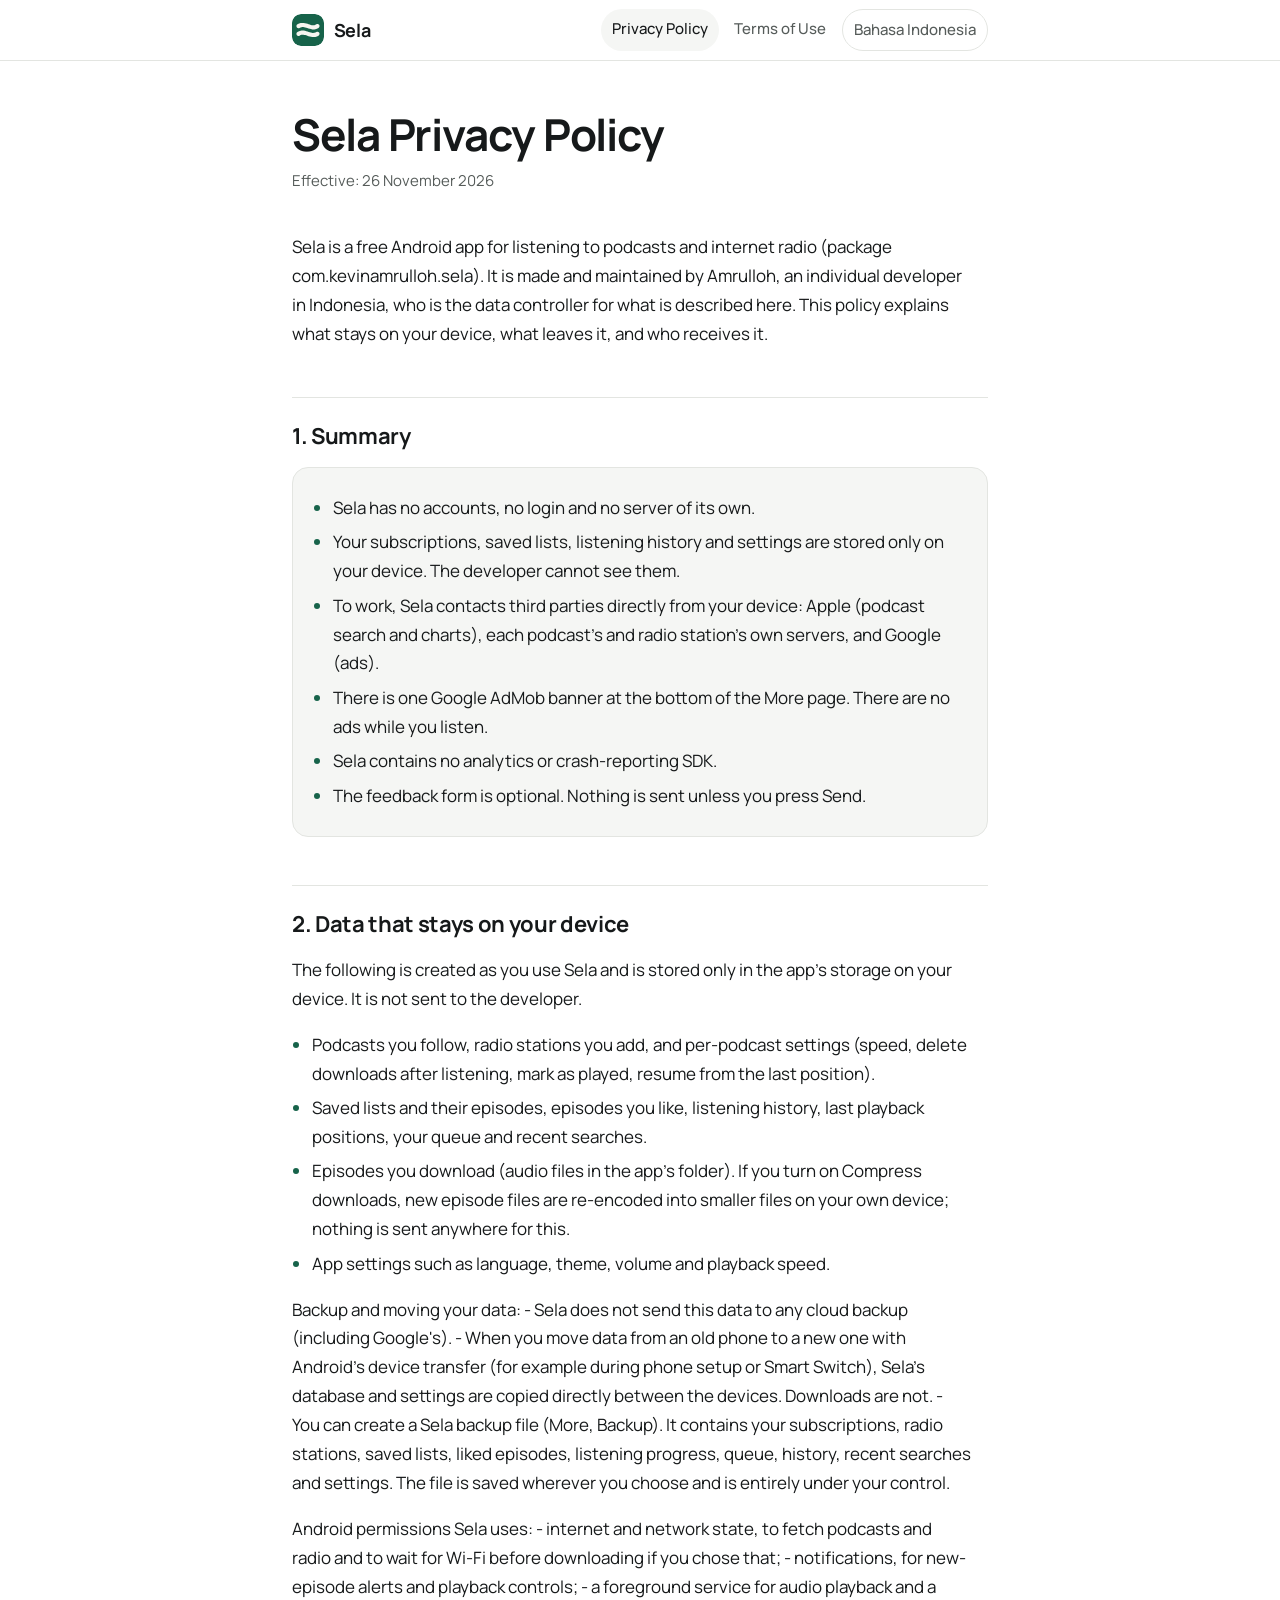
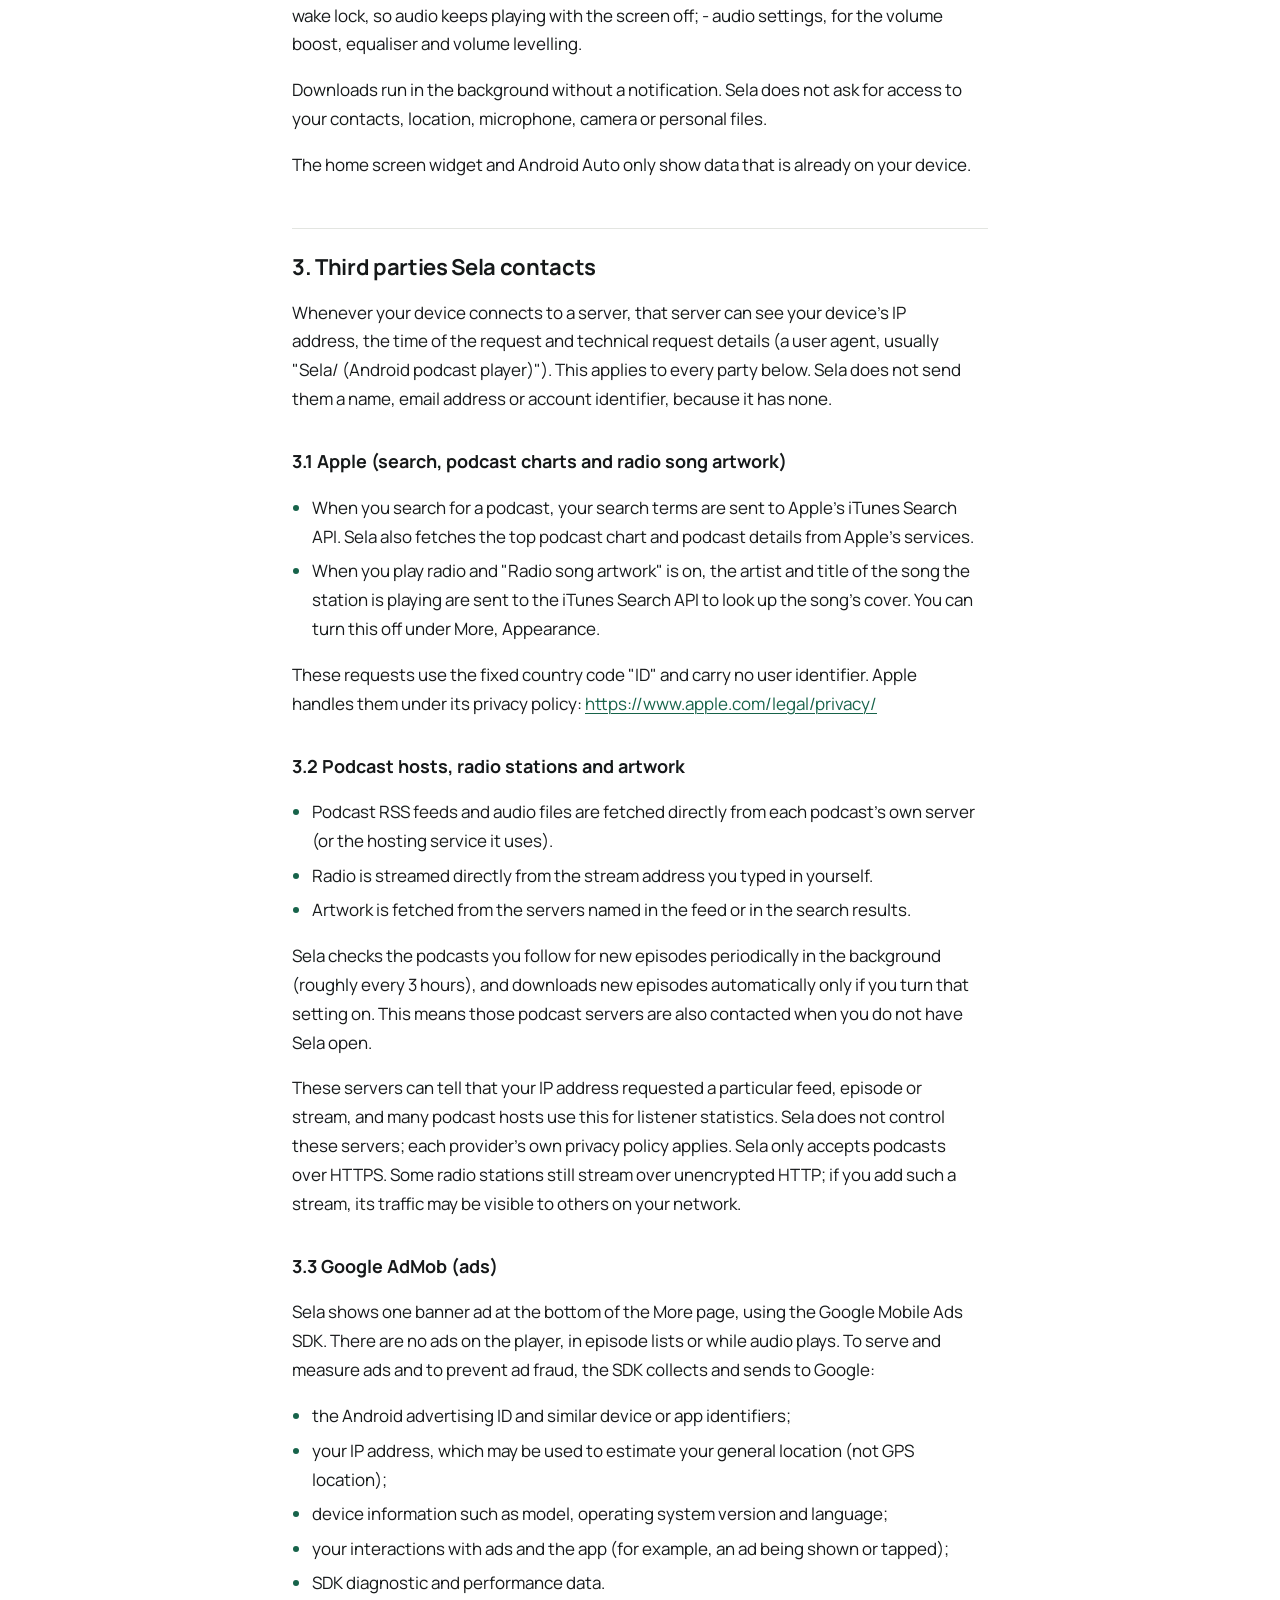
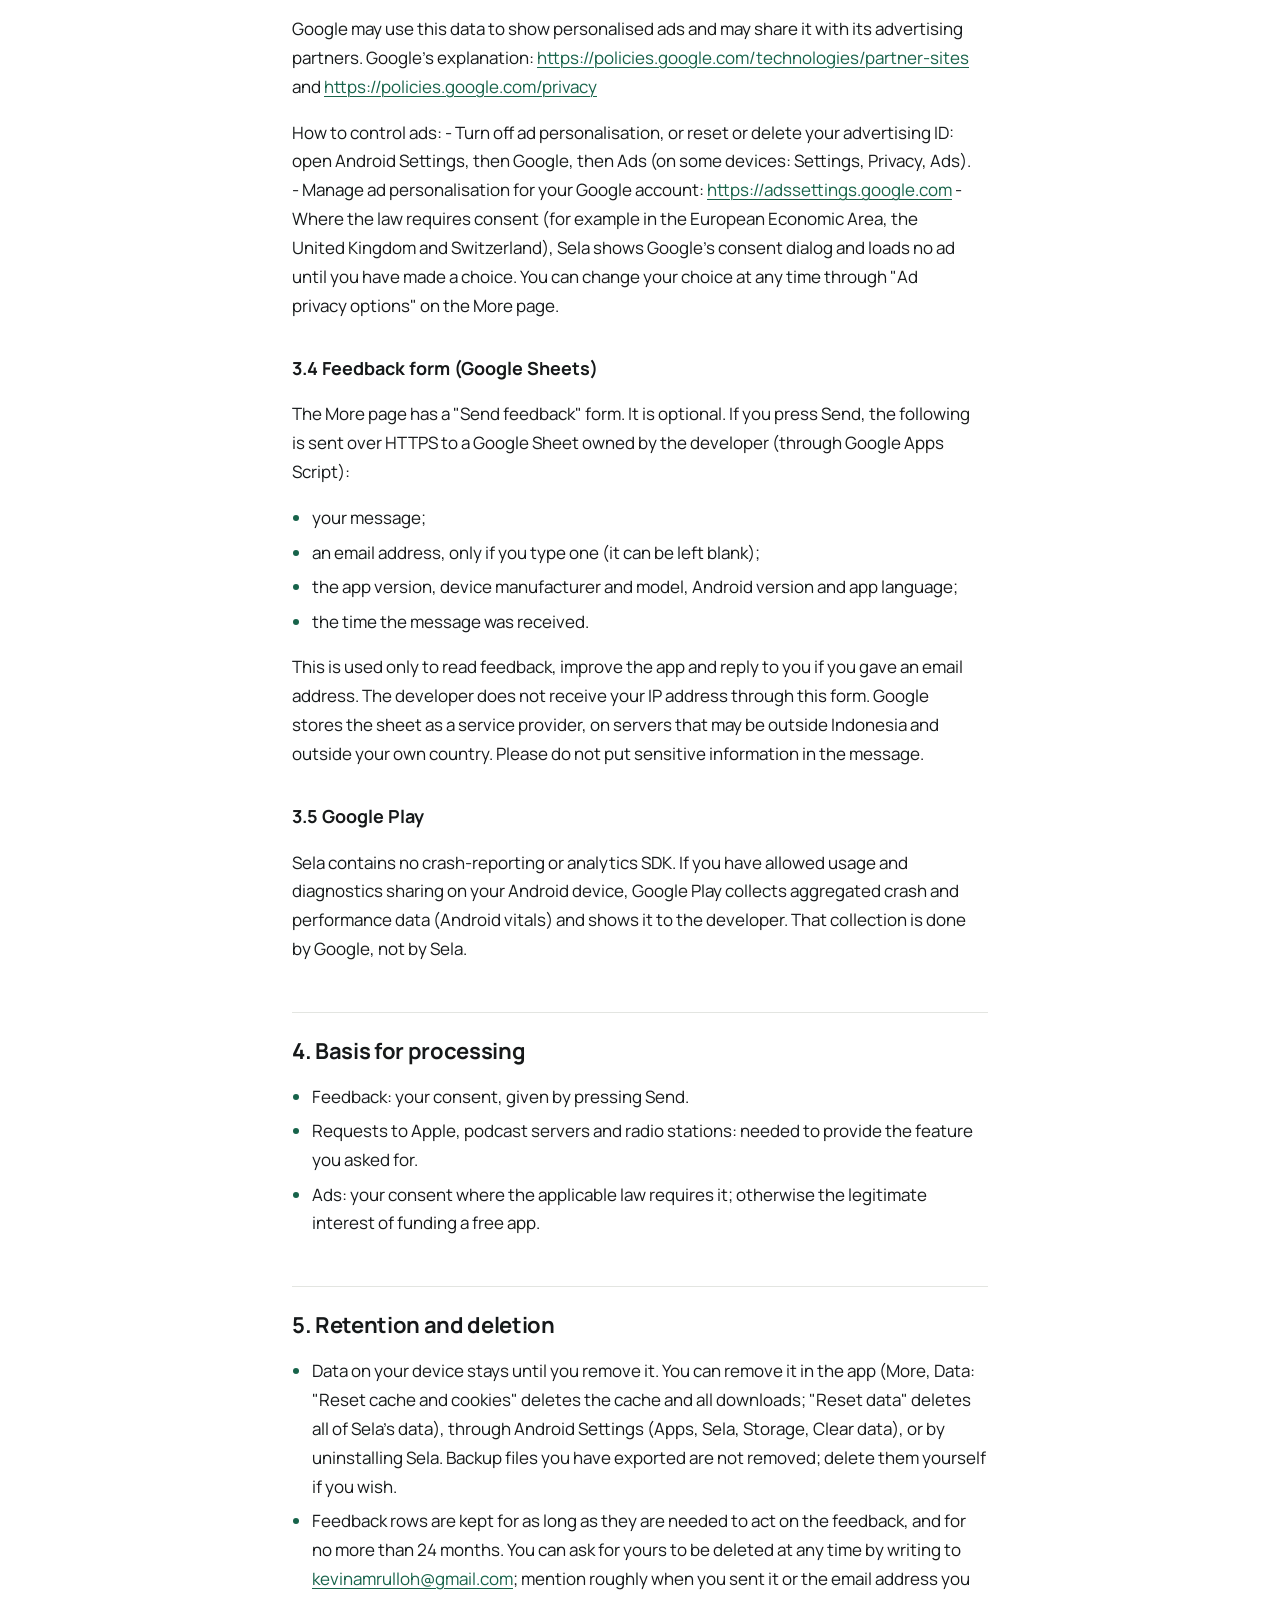
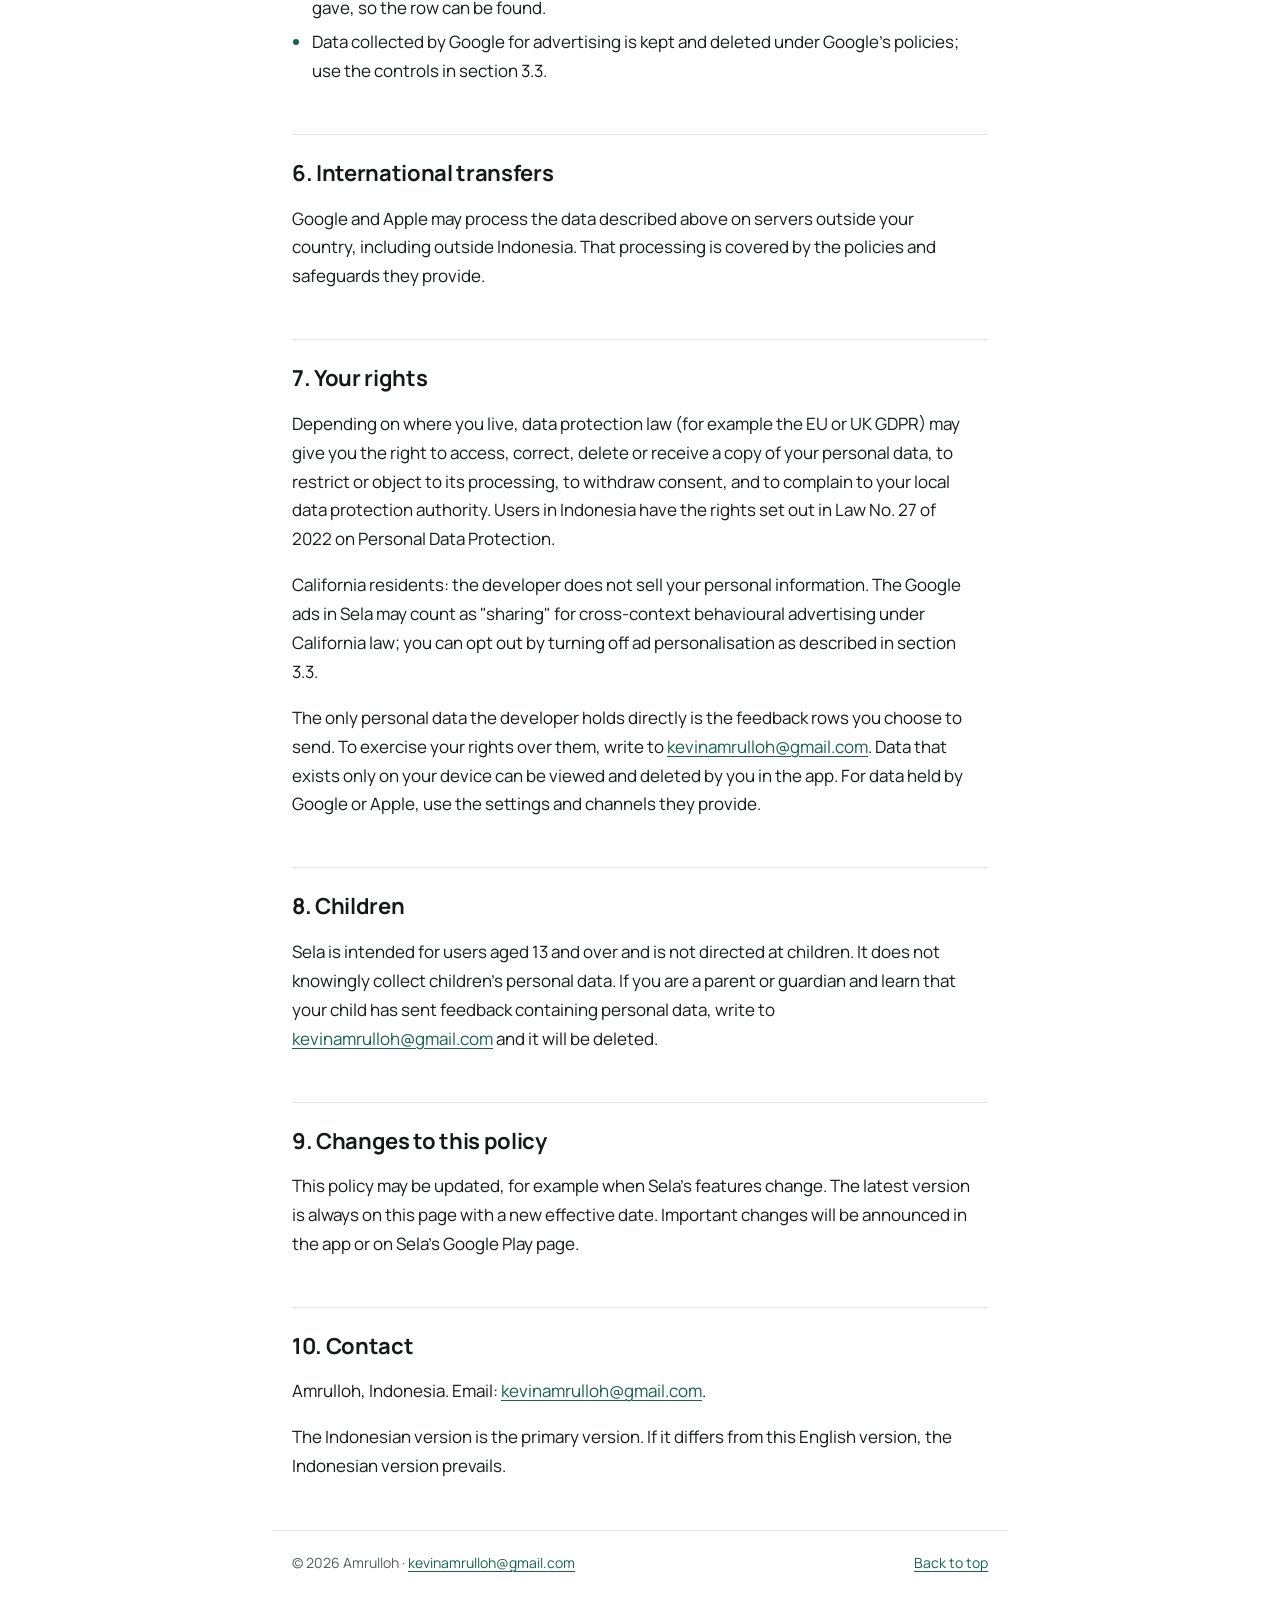
<file: en/privacy.html>
<!doctype html>
<html lang="en">
<head>
<meta charset="utf-8">
<meta name="viewport" content="width=device-width,initial-scale=1">
<title>Sela Privacy Policy · Sela</title>
<meta name="description" content="A lightweight podcast and internet radio player for Android. Free, no account, and no ads while you listen.">
<meta name="theme-color" content="#17634A">
<link rel="icon" href="../assets/favicon.svg" type="image/svg+xml">
<link rel="icon" href="../assets/favicon-32.png" sizes="32x32">
<link rel="apple-touch-icon" href="../assets/apple-touch-icon.png">
<link rel="alternate" hreflang="id" href="../privacy.html">
<link rel="stylesheet" href="../assets/style.css">
</head>
<body id="top">
<a class="skip" href="#main">Skip to content</a>
<header class="bar"><div class="wrap">
  <a class="brand" href="../en/"><img src="../assets/sela-symbol.svg" alt="" width="32" height="32"><span>Sela</span></a>
  <nav aria-label="Documents"><a href="../en/privacy.html" aria-current=page>Privacy Policy</a><a href="../en/terms.html">Terms of Use</a><a class="lang" href="../privacy.html" hreflang="id" lang="id">Bahasa Indonesia</a></nav>
</div></header>
<main id="main" class="wrap"><article class="doc"><h1>Sela Privacy Policy</h1><p class="meta">Effective: <time datetime="2026-11-26">26 November 2026</time></p>
<p>Sela is a free Android app for listening to podcasts and internet radio (package com.kevinamrulloh.sela). It is made and maintained by Amrulloh, an individual developer in Indonesia, who is the data controller for what is described here. This policy explains what stays on your device, what leaves it, and who receives it.</p>
<h2 id="1-summary">1. Summary</h2>
<ul>
<li>Sela has no accounts, no login and no server of its own.</li>
<li>Your subscriptions, saved lists, listening history and settings are stored only on your device. The developer cannot see them.</li>
<li>To work, Sela contacts third parties directly from your device: Apple (podcast search and charts), each podcast's and radio station's own servers, and Google (ads).</li>
<li>There is one Google AdMob banner at the bottom of the More page. There are no ads while you listen.</li>
<li>Sela contains no analytics or crash-reporting SDK.</li>
<li>The feedback form is optional. Nothing is sent unless you press Send.</li>
</ul>
<h2 id="2-data-that-stays-on-your-device">2. Data that stays on your device</h2>
<p>The following is created as you use Sela and is stored only in the app's storage on your device. It is not sent to the developer.</p>
<ul>
<li>Podcasts you follow, radio stations you add, and per-podcast settings (speed, delete downloads after listening, mark as played, resume from the last position).</li>
<li>Saved lists and their episodes, episodes you like, listening history, last playback positions, your queue and recent searches.</li>
<li>Episodes you download (audio files in the app's folder). If you turn on Compress downloads, new episode files are re-encoded into smaller files on your own device; nothing is sent anywhere for this.</li>
<li>App settings such as language, theme, volume and playback speed.</li>
</ul>
<p>Backup and moving your data:
- Sela does not send this data to any cloud backup (including Google's).
- When you move data from an old phone to a new one with Android's device transfer (for example during phone setup or Smart Switch), Sela's database and settings are copied directly between the devices. Downloads are not.
- You can create a Sela backup file (More, Backup). It contains your subscriptions, radio stations, saved lists, liked episodes, listening progress, queue, history, recent searches and settings. The file is saved wherever you choose and is entirely under your control.</p>
<p>Android permissions Sela uses:
- internet and network state, to fetch podcasts and radio and to wait for Wi-Fi before downloading if you chose that;
- notifications, for new-episode alerts and playback controls;
- a foreground service for audio playback and a wake lock, so audio keeps playing with the screen off;
- audio settings, for the volume boost, equaliser and volume levelling.</p>
<p>Downloads run in the background without a notification. Sela does not ask for access to your contacts, location, microphone, camera or personal files.</p>
<p>The home screen widget and Android Auto only show data that is already on your device.</p>
<h2 id="3-third-parties-sela-contacts">3. Third parties Sela contacts</h2>
<p>Whenever your device connects to a server, that server can see your device's IP address, the time of the request and technical request details (a user agent, usually "Sela/<version> (Android podcast player)"). This applies to every party below. Sela does not send them a name, email address or account identifier, because it has none.</p>
<h3 id="31-apple-search-podcast-charts-and-radio-song-artwork">3.1 Apple (search, podcast charts and radio song artwork)</h3>
<ul>
<li>When you search for a podcast, your search terms are sent to Apple's iTunes Search API. Sela also fetches the top podcast chart and podcast details from Apple's services.</li>
<li>When you play radio and "Radio song artwork" is on, the artist and title of the song the station is playing are sent to the iTunes Search API to look up the song's cover. You can turn this off under More, Appearance.</li>
</ul>
<p>These requests use the fixed country code "ID" and carry no user identifier. Apple handles them under its privacy policy: <a href="https://www.apple.com/legal/privacy/">https://www.apple.com/legal/privacy/</a></p>
<h3 id="32-podcast-hosts-radio-stations-and-artwork">3.2 Podcast hosts, radio stations and artwork</h3>
<ul>
<li>Podcast RSS feeds and audio files are fetched directly from each podcast's own server (or the hosting service it uses).</li>
<li>Radio is streamed directly from the stream address you typed in yourself.</li>
<li>Artwork is fetched from the servers named in the feed or in the search results.</li>
</ul>
<p>Sela checks the podcasts you follow for new episodes periodically in the background (roughly every 3 hours), and downloads new episodes automatically only if you turn that setting on. This means those podcast servers are also contacted when you do not have Sela open.</p>
<p>These servers can tell that your IP address requested a particular feed, episode or stream, and many podcast hosts use this for listener statistics. Sela does not control these servers; each provider's own privacy policy applies. Sela only accepts podcasts over HTTPS. Some radio stations still stream over unencrypted HTTP; if you add such a stream, its traffic may be visible to others on your network.</p>
<h3 id="33-google-admob-ads">3.3 Google AdMob (ads)</h3>
<p>Sela shows one banner ad at the bottom of the More page, using the Google Mobile Ads SDK. There are no ads on the player, in episode lists or while audio plays. To serve and measure ads and to prevent ad fraud, the SDK collects and sends to Google:</p>
<ul>
<li>the Android advertising ID and similar device or app identifiers;</li>
<li>your IP address, which may be used to estimate your general location (not GPS location);</li>
<li>device information such as model, operating system version and language;</li>
<li>your interactions with ads and the app (for example, an ad being shown or tapped);</li>
<li>SDK diagnostic and performance data.</li>
</ul>
<p>Google may use this data to show personalised ads and may share it with its advertising partners. Google's explanation: <a href="https://policies.google.com/technologies/partner-sites">https://policies.google.com/technologies/partner-sites</a> and <a href="https://policies.google.com/privacy">https://policies.google.com/privacy</a></p>
<p>How to control ads:
- Turn off ad personalisation, or reset or delete your advertising ID: open Android Settings, then Google, then Ads (on some devices: Settings, Privacy, Ads).
- Manage ad personalisation for your Google account: <a href="https://adssettings.google.com">https://adssettings.google.com</a>
- Where the law requires consent (for example in the European Economic Area, the United Kingdom and Switzerland), Sela shows Google's consent dialog and loads no ad until you have made a choice. You can change your choice at any time through "Ad privacy options" on the More page.</p>
<h3 id="34-feedback-form-google-sheets">3.4 Feedback form (Google Sheets)</h3>
<p>The More page has a "Send feedback" form. It is optional. If you press Send, the following is sent over HTTPS to a Google Sheet owned by the developer (through Google Apps Script):</p>
<ul>
<li>your message;</li>
<li>an email address, only if you type one (it can be left blank);</li>
<li>the app version, device manufacturer and model, Android version and app language;</li>
<li>the time the message was received.</li>
</ul>
<p>This is used only to read feedback, improve the app and reply to you if you gave an email address. The developer does not receive your IP address through this form. Google stores the sheet as a service provider, on servers that may be outside Indonesia and outside your own country. Please do not put sensitive information in the message.</p>
<h3 id="35-google-play">3.5 Google Play</h3>
<p>Sela contains no crash-reporting or analytics SDK. If you have allowed usage and diagnostics sharing on your Android device, Google Play collects aggregated crash and performance data (Android vitals) and shows it to the developer. That collection is done by Google, not by Sela.</p>
<h2 id="4-basis-for-processing">4. Basis for processing</h2>
<ul>
<li>Feedback: your consent, given by pressing Send.</li>
<li>Requests to Apple, podcast servers and radio stations: needed to provide the feature you asked for.</li>
<li>Ads: your consent where the applicable law requires it; otherwise the legitimate interest of funding a free app.</li>
</ul>
<h2 id="5-retention-and-deletion">5. Retention and deletion</h2>
<ul>
<li>Data on your device stays until you remove it. You can remove it in the app (More, Data: "Reset cache and cookies" deletes the cache and all downloads; "Reset data" deletes all of Sela's data), through Android Settings (Apps, Sela, Storage, Clear data), or by uninstalling Sela. Backup files you have exported are not removed; delete them yourself if you wish.</li>
<li>Feedback rows are kept for as long as they are needed to act on the feedback, and for no more than 24 months. You can ask for yours to be deleted at any time by writing to <a href="mailto:kevinamrulloh@gmail.com">kevinamrulloh@gmail.com</a>; mention roughly when you sent it or the email address you gave, so the row can be found.</li>
<li>Data collected by Google for advertising is kept and deleted under Google's policies; use the controls in section 3.3.</li>
</ul>
<h2 id="6-international-transfers">6. International transfers</h2>
<p>Google and Apple may process the data described above on servers outside your country, including outside Indonesia. That processing is covered by the policies and safeguards they provide.</p>
<h2 id="7-your-rights">7. Your rights</h2>
<p>Depending on where you live, data protection law (for example the EU or UK GDPR) may give you the right to access, correct, delete or receive a copy of your personal data, to restrict or object to its processing, to withdraw consent, and to complain to your local data protection authority. Users in Indonesia have the rights set out in Law No. 27 of 2022 on Personal Data Protection.</p>
<p>California residents: the developer does not sell your personal information. The Google ads in Sela may count as "sharing" for cross-context behavioural advertising under California law; you can opt out by turning off ad personalisation as described in section 3.3.</p>
<p>The only personal data the developer holds directly is the feedback rows you choose to send. To exercise your rights over them, write to <a href="mailto:kevinamrulloh@gmail.com">kevinamrulloh@gmail.com</a>. Data that exists only on your device can be viewed and deleted by you in the app. For data held by Google or Apple, use the settings and channels they provide.</p>
<h2 id="8-children">8. Children</h2>
<p>Sela is intended for users aged 13 and over and is not directed at children. It does not knowingly collect children's personal data. If you are a parent or guardian and learn that your child has sent feedback containing personal data, write to <a href="mailto:kevinamrulloh@gmail.com">kevinamrulloh@gmail.com</a> and it will be deleted.</p>
<h2 id="9-changes-to-this-policy">9. Changes to this policy</h2>
<p>This policy may be updated, for example when Sela's features change. The latest version is always on this page with a new effective date. Important changes will be announced in the app or on Sela's Google Play page.</p>
<h2 id="10-contact">10. Contact</h2>
<p>Amrulloh, Indonesia. Email: <a href="mailto:kevinamrulloh@gmail.com">kevinamrulloh@gmail.com</a>.</p>
<p>The Indonesian version is the primary version. If it differs from this English version, the Indonesian version prevails.</p></article></main>
<footer class="wrap foot"><p>© 2026 Amrulloh · <a href="mailto:kevinamrulloh@gmail.com">kevinamrulloh@gmail.com</a></p><p><a href="#top">Back to top</a></p></footer>
</body>
</html>
</file>
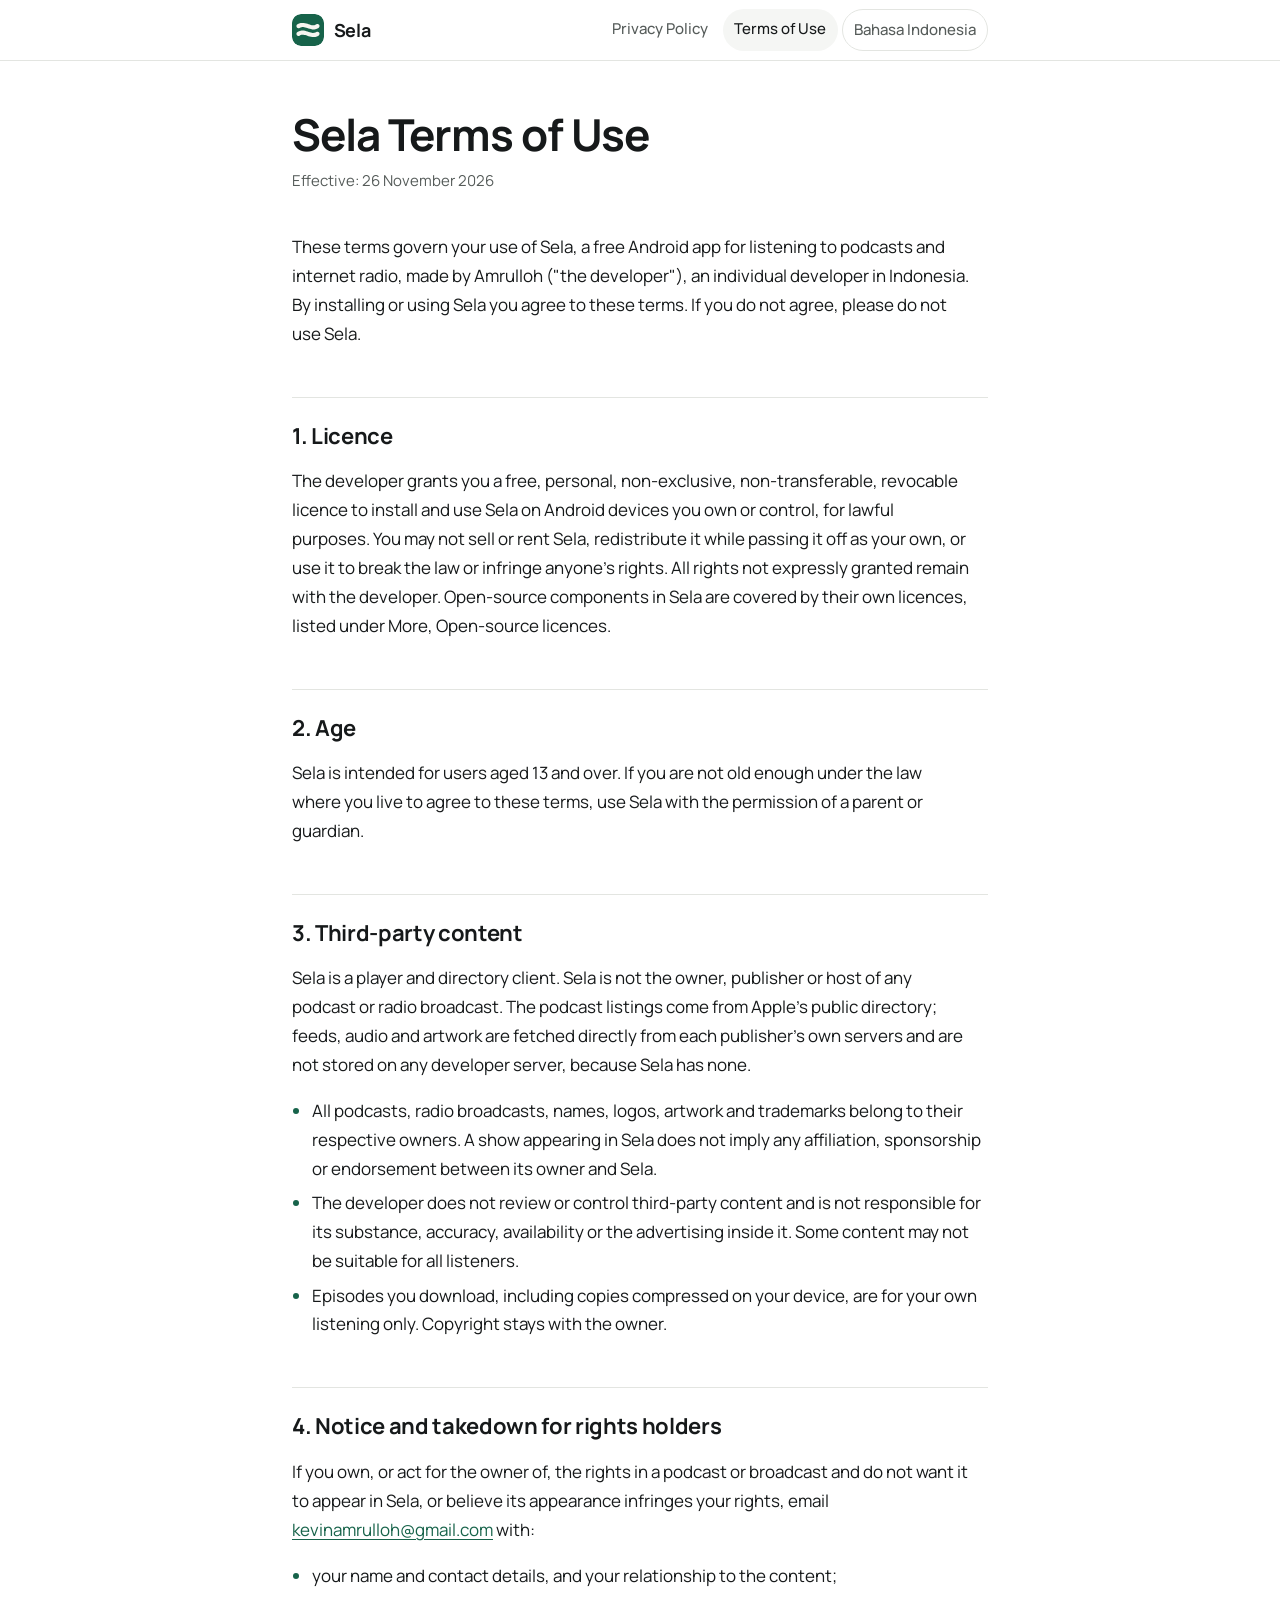
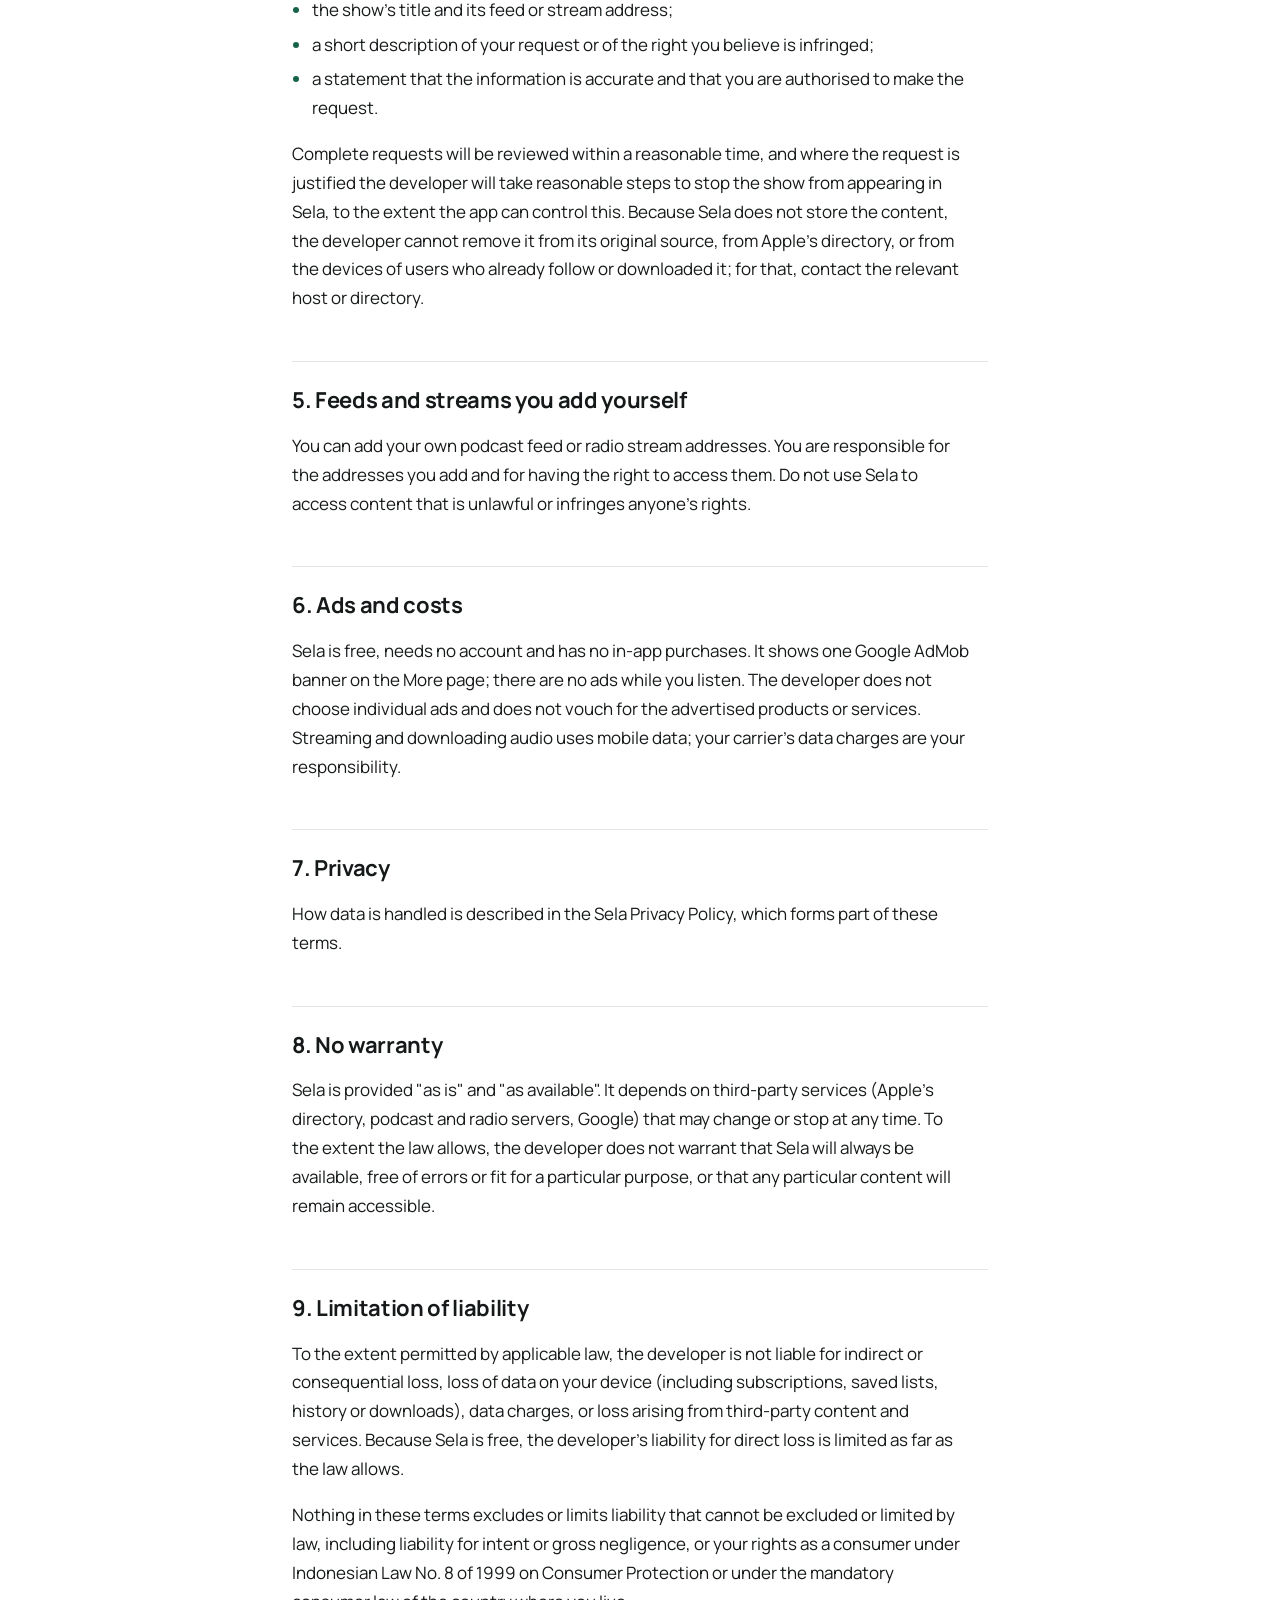
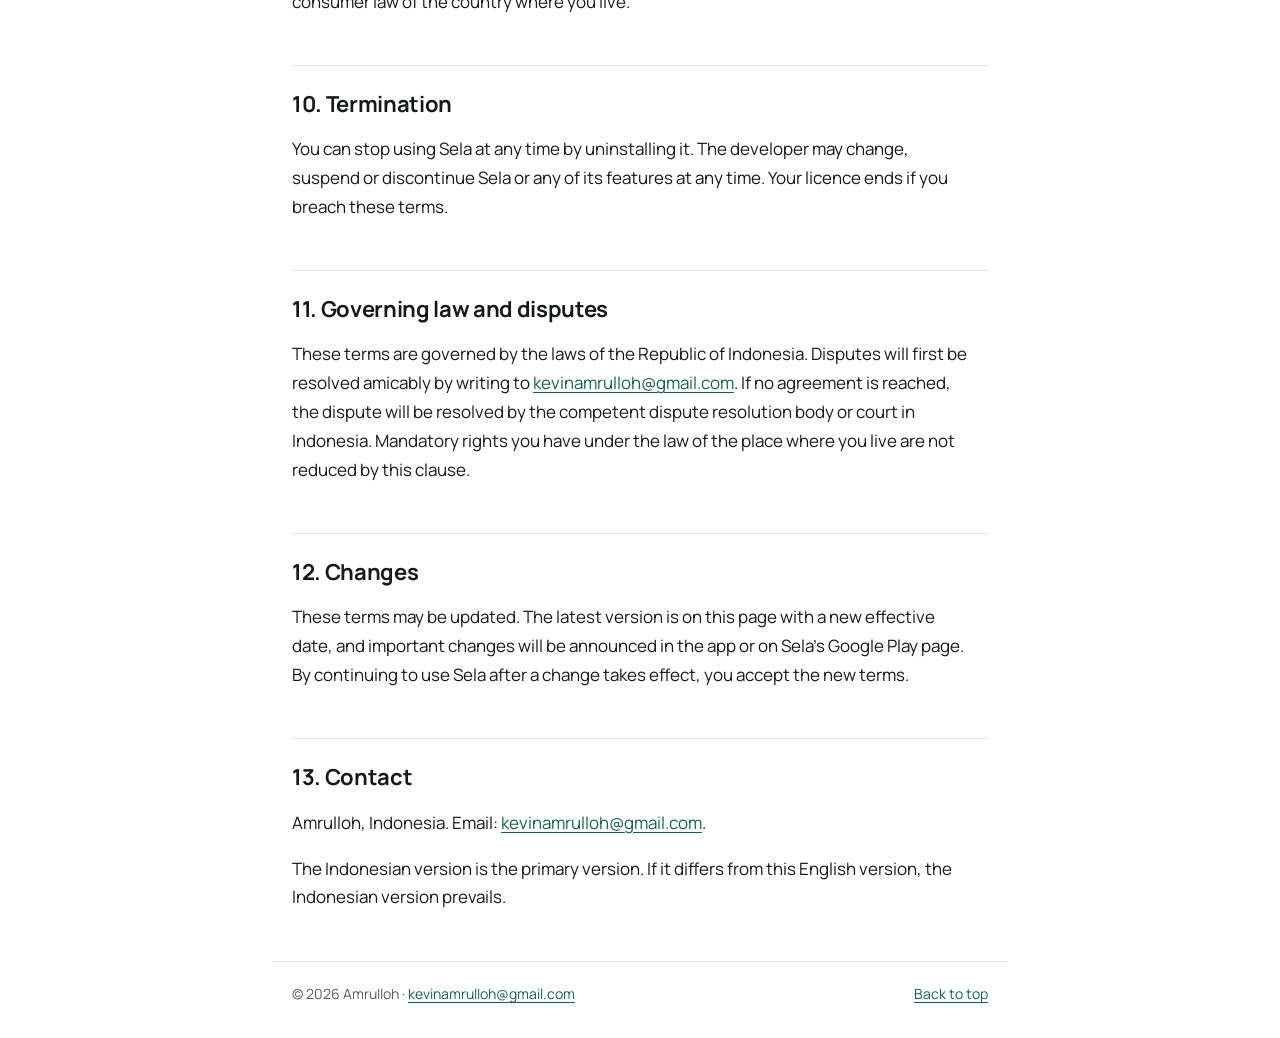
<file: en/terms.html>
<!doctype html>
<html lang="en">
<head>
<meta charset="utf-8">
<meta name="viewport" content="width=device-width,initial-scale=1">
<title>Sela Terms of Use · Sela</title>
<meta name="description" content="A lightweight podcast and internet radio player for Android. Free, no account, and no ads while you listen.">
<meta name="theme-color" content="#17634A">
<link rel="icon" href="../assets/favicon.svg" type="image/svg+xml">
<link rel="icon" href="../assets/favicon-32.png" sizes="32x32">
<link rel="apple-touch-icon" href="../assets/apple-touch-icon.png">
<link rel="alternate" hreflang="id" href="../terms.html">
<link rel="stylesheet" href="../assets/style.css">
</head>
<body id="top">
<a class="skip" href="#main">Skip to content</a>
<header class="bar"><div class="wrap">
  <a class="brand" href="../en/"><img src="../assets/sela-symbol.svg" alt="" width="32" height="32"><span>Sela</span></a>
  <nav aria-label="Documents"><a href="../en/privacy.html">Privacy Policy</a><a href="../en/terms.html" aria-current=page>Terms of Use</a><a class="lang" href="../terms.html" hreflang="id" lang="id">Bahasa Indonesia</a></nav>
</div></header>
<main id="main" class="wrap"><article class="doc"><h1>Sela Terms of Use</h1><p class="meta">Effective: <time datetime="2026-11-26">26 November 2026</time></p>
<p>These terms govern your use of Sela, a free Android app for listening to podcasts and internet radio, made by Amrulloh ("the developer"), an individual developer in Indonesia. By installing or using Sela you agree to these terms. If you do not agree, please do not use Sela.</p>
<h2 id="1-licence">1. Licence</h2>
<p>The developer grants you a free, personal, non-exclusive, non-transferable, revocable licence to install and use Sela on Android devices you own or control, for lawful purposes. You may not sell or rent Sela, redistribute it while passing it off as your own, or use it to break the law or infringe anyone's rights. All rights not expressly granted remain with the developer. Open-source components in Sela are covered by their own licences, listed under More, Open-source licences.</p>
<h2 id="2-age">2. Age</h2>
<p>Sela is intended for users aged 13 and over. If you are not old enough under the law where you live to agree to these terms, use Sela with the permission of a parent or guardian.</p>
<h2 id="3-third-party-content">3. Third-party content</h2>
<p>Sela is a player and directory client. Sela is not the owner, publisher or host of any podcast or radio broadcast. The podcast listings come from Apple's public directory; feeds, audio and artwork are fetched directly from each publisher's own servers and are not stored on any developer server, because Sela has none.</p>
<ul>
<li>All podcasts, radio broadcasts, names, logos, artwork and trademarks belong to their respective owners. A show appearing in Sela does not imply any affiliation, sponsorship or endorsement between its owner and Sela.</li>
<li>The developer does not review or control third-party content and is not responsible for its substance, accuracy, availability or the advertising inside it. Some content may not be suitable for all listeners.</li>
<li>Episodes you download, including copies compressed on your device, are for your own listening only. Copyright stays with the owner.</li>
</ul>
<h2 id="4-notice-and-takedown-for-rights-holders">4. Notice and takedown for rights holders</h2>
<p>If you own, or act for the owner of, the rights in a podcast or broadcast and do not want it to appear in Sela, or believe its appearance infringes your rights, email <a href="mailto:kevinamrulloh@gmail.com">kevinamrulloh@gmail.com</a> with:</p>
<ul>
<li>your name and contact details, and your relationship to the content;</li>
<li>the show's title and its feed or stream address;</li>
<li>a short description of your request or of the right you believe is infringed;</li>
<li>a statement that the information is accurate and that you are authorised to make the request.</li>
</ul>
<p>Complete requests will be reviewed within a reasonable time, and where the request is justified the developer will take reasonable steps to stop the show from appearing in Sela, to the extent the app can control this. Because Sela does not store the content, the developer cannot remove it from its original source, from Apple's directory, or from the devices of users who already follow or downloaded it; for that, contact the relevant host or directory.</p>
<h2 id="5-feeds-and-streams-you-add-yourself">5. Feeds and streams you add yourself</h2>
<p>You can add your own podcast feed or radio stream addresses. You are responsible for the addresses you add and for having the right to access them. Do not use Sela to access content that is unlawful or infringes anyone's rights.</p>
<h2 id="6-ads-and-costs">6. Ads and costs</h2>
<p>Sela is free, needs no account and has no in-app purchases. It shows one Google AdMob banner on the More page; there are no ads while you listen. The developer does not choose individual ads and does not vouch for the advertised products or services. Streaming and downloading audio uses mobile data; your carrier's data charges are your responsibility.</p>
<h2 id="7-privacy">7. Privacy</h2>
<p>How data is handled is described in the Sela Privacy Policy, which forms part of these terms.</p>
<h2 id="8-no-warranty">8. No warranty</h2>
<p>Sela is provided "as is" and "as available". It depends on third-party services (Apple's directory, podcast and radio servers, Google) that may change or stop at any time. To the extent the law allows, the developer does not warrant that Sela will always be available, free of errors or fit for a particular purpose, or that any particular content will remain accessible.</p>
<h2 id="9-limitation-of-liability">9. Limitation of liability</h2>
<p>To the extent permitted by applicable law, the developer is not liable for indirect or consequential loss, loss of data on your device (including subscriptions, saved lists, history or downloads), data charges, or loss arising from third-party content and services. Because Sela is free, the developer's liability for direct loss is limited as far as the law allows.</p>
<p>Nothing in these terms excludes or limits liability that cannot be excluded or limited by law, including liability for intent or gross negligence, or your rights as a consumer under Indonesian Law No. 8 of 1999 on Consumer Protection or under the mandatory consumer law of the country where you live.</p>
<h2 id="10-termination">10. Termination</h2>
<p>You can stop using Sela at any time by uninstalling it. The developer may change, suspend or discontinue Sela or any of its features at any time. Your licence ends if you breach these terms.</p>
<h2 id="11-governing-law-and-disputes">11. Governing law and disputes</h2>
<p>These terms are governed by the laws of the Republic of Indonesia. Disputes will first be resolved amicably by writing to <a href="mailto:kevinamrulloh@gmail.com">kevinamrulloh@gmail.com</a>. If no agreement is reached, the dispute will be resolved by the competent dispute resolution body or court in Indonesia. Mandatory rights you have under the law of the place where you live are not reduced by this clause.</p>
<h2 id="12-changes">12. Changes</h2>
<p>These terms may be updated. The latest version is on this page with a new effective date, and important changes will be announced in the app or on Sela's Google Play page. By continuing to use Sela after a change takes effect, you accept the new terms.</p>
<h2 id="13-contact">13. Contact</h2>
<p>Amrulloh, Indonesia. Email: <a href="mailto:kevinamrulloh@gmail.com">kevinamrulloh@gmail.com</a>.</p>
<p>The Indonesian version is the primary version. If it differs from this English version, the Indonesian version prevails.</p></article></main>
<footer class="wrap foot"><p>© 2026 Amrulloh · <a href="mailto:kevinamrulloh@gmail.com">kevinamrulloh@gmail.com</a></p><p><a href="#top">Back to top</a></p></footer>
</body>
</html>
</file>
<file: assets/style.css>
@font-face{font-family:Manrope;src:url(manrope_regular.ttf) format("truetype");font-weight:400;font-display:swap}
@font-face{font-family:Manrope;src:url(manrope_medium.ttf) format("truetype");font-weight:500;font-display:swap}
@font-face{font-family:Manrope;src:url(manrope_bold.ttf) format("truetype");font-weight:700;font-display:swap}

:root{
  --brand:#17634A; --brand-ink:#0F4C38; --ivory:#F7F6F0;
  --bg:#FFFFFF; --surface:#F5F6F4; --line:#E3E5E1;
  --ink:#16191A; --muted:#565C5A; --link:#17634A;
  color-scheme:light dark;
}
@media (prefers-color-scheme:dark){
  :root{--bg:#111413; --surface:#1A1E1D; --line:#2A302E; --ink:#ECEEEC; --muted:#A9B0AD; --link:#7FD1AE}
}
*{box-sizing:border-box}
html{-webkit-text-size-adjust:100%;scroll-behavior:smooth}
body{margin:0;background:var(--bg);color:var(--ink);font:400 1.0625rem/1.7 Manrope,system-ui,-apple-system,"Segoe UI",Roboto,sans-serif;text-rendering:optimizeLegibility}
.wrap{max-width:46rem;margin:0 auto;padding:0 1.25rem}
a{color:var(--link);text-underline-offset:.18em;text-decoration-thickness:1px}
a:hover{text-decoration-thickness:2px}
:focus-visible{outline:3px solid var(--link);outline-offset:3px;border-radius:6px}
.skip{position:absolute;left:-999px;top:.5rem;background:var(--brand);color:#fff;padding:.5rem 1rem;border-radius:8px;z-index:9}
.skip:focus{left:.5rem}

.bar{position:sticky;top:0;z-index:5;background:color-mix(in srgb,var(--bg) 88%,transparent);backdrop-filter:saturate(1.4) blur(12px);border-bottom:1px solid var(--line)}
.bar .wrap{display:flex;align-items:center;justify-content:space-between;gap:1rem;min-height:3.75rem;flex-wrap:wrap}
.brand{display:flex;align-items:center;gap:.6rem;color:var(--ink);text-decoration:none;font-weight:700;font-size:1.125rem;letter-spacing:-.01em}
.brand img{border-radius:9px}
nav{display:flex;gap:.25rem;flex-wrap:wrap;font-size:.9375rem}
nav a{color:var(--muted);text-decoration:none;padding:.45rem .7rem;border-radius:999px;font-weight:500}
nav a:hover{color:var(--ink);background:var(--surface)}
nav a[aria-current]{color:var(--ink);background:var(--surface)}
nav .lang{border:1px solid var(--line)}

.doc{padding:3rem 0 2rem}
.doc h1{font-size:clamp(2rem,5vw,2.75rem);line-height:1.15;letter-spacing:-.025em;margin:0 0 .5rem}
.meta{color:var(--muted);margin:0 0 2.5rem;font-size:.9375rem}
.doc h2{font-size:1.375rem;line-height:1.3;letter-spacing:-.015em;margin:3rem 0 .75rem;padding-top:1.5rem;border-top:1px solid var(--line);scroll-margin-top:5rem}
.doc h3{font-size:1.125rem;margin:2rem 0 .5rem;scroll-margin-top:5rem}
.doc p,.doc li{max-width:68ch}
.doc ul{padding-left:1.25rem}
.doc li{margin:.35rem 0}
.doc li::marker{color:var(--brand)}
.doc h2:first-of-type+ul{background:var(--surface);border:1px solid var(--line);border-radius:16px;padding:1.25rem 1.25rem 1.25rem 2.5rem}
.doc a{overflow-wrap:anywhere}

.hero{text-align:center;padding:4.5rem 0 2.5rem}
.hero img{border-radius:22px;box-shadow:0 10px 30px -12px rgba(23,99,74,.55)}
.hero h1{font-size:3rem;letter-spacing:-.035em;margin:1.25rem 0 .25rem}
.tag{font-weight:700;font-size:1.25rem;color:var(--brand);margin:.25rem 0}
@media (prefers-color-scheme:dark){.tag{color:var(--link)}}
.lead{color:var(--muted);max-width:34rem;margin:.75rem auto 1.5rem}
.badge{display:inline-block;background:var(--brand);color:var(--ivory);font-weight:500;padding:.6rem 1.2rem;border-radius:999px;margin:0}
.cards{display:grid;grid-template-columns:repeat(auto-fit,minmax(13rem,1fr));gap:1rem;padding:1rem 0 3rem}
.card{display:block;background:var(--surface);border:1px solid var(--line);border-radius:18px;padding:1.25rem 1.25rem 1rem;color:var(--ink);text-decoration:none;transition:border-color .15s,transform .15s}
.card:hover{border-color:var(--brand);transform:translateY(-2px)}
.card h2{font-size:1.0625rem;margin:0 0 .25rem}
.card p{color:var(--muted);margin:0;font-size:.875rem;overflow-wrap:anywhere}

.foot{display:flex;justify-content:space-between;gap:1rem;flex-wrap:wrap;border-top:1px solid var(--line);padding-top:1.25rem;padding-bottom:2rem;color:var(--muted);font-size:.875rem}
.foot p{margin:0}
@media (prefers-reduced-motion:reduce){html{scroll-behavior:auto}.card{transition:none}}
@media print{.bar,.foot,.skip{display:none}body{font-size:11pt}}
@media (max-width:560px){.bar{position:static}}
</file>
